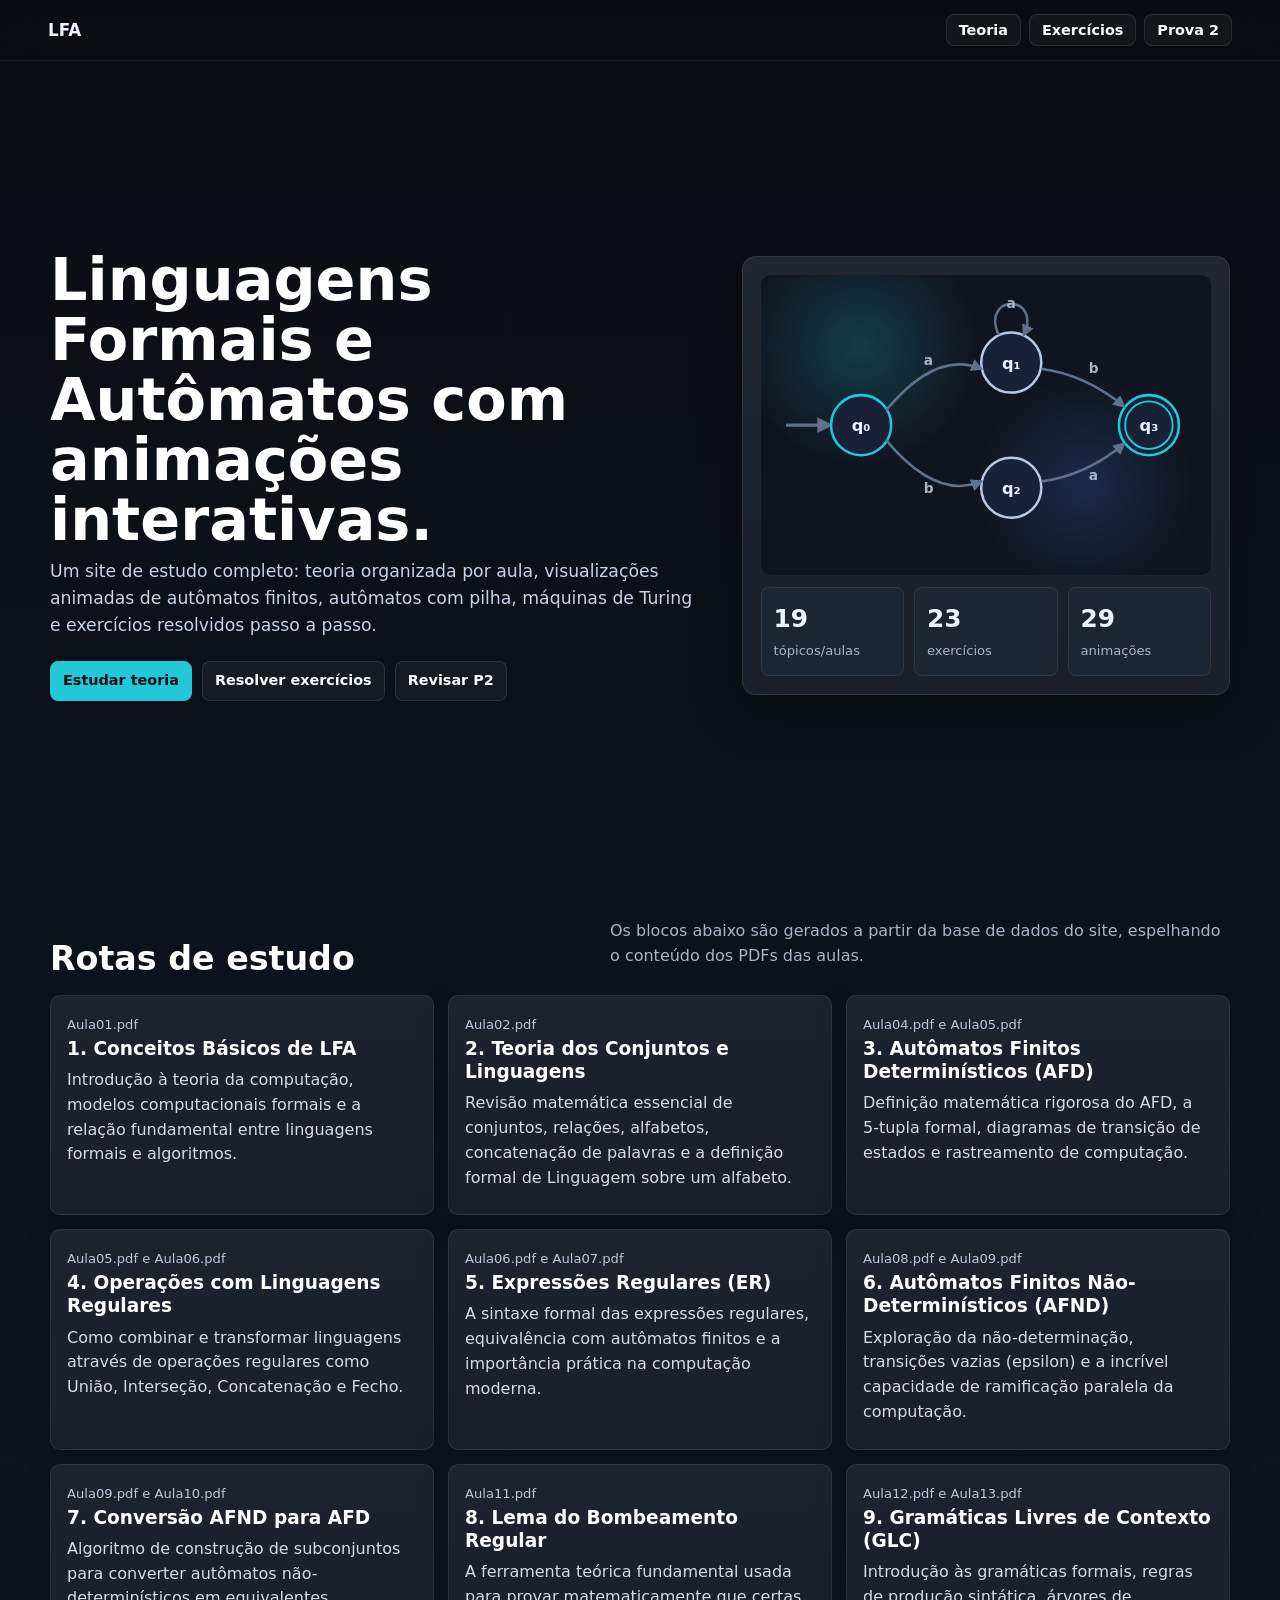
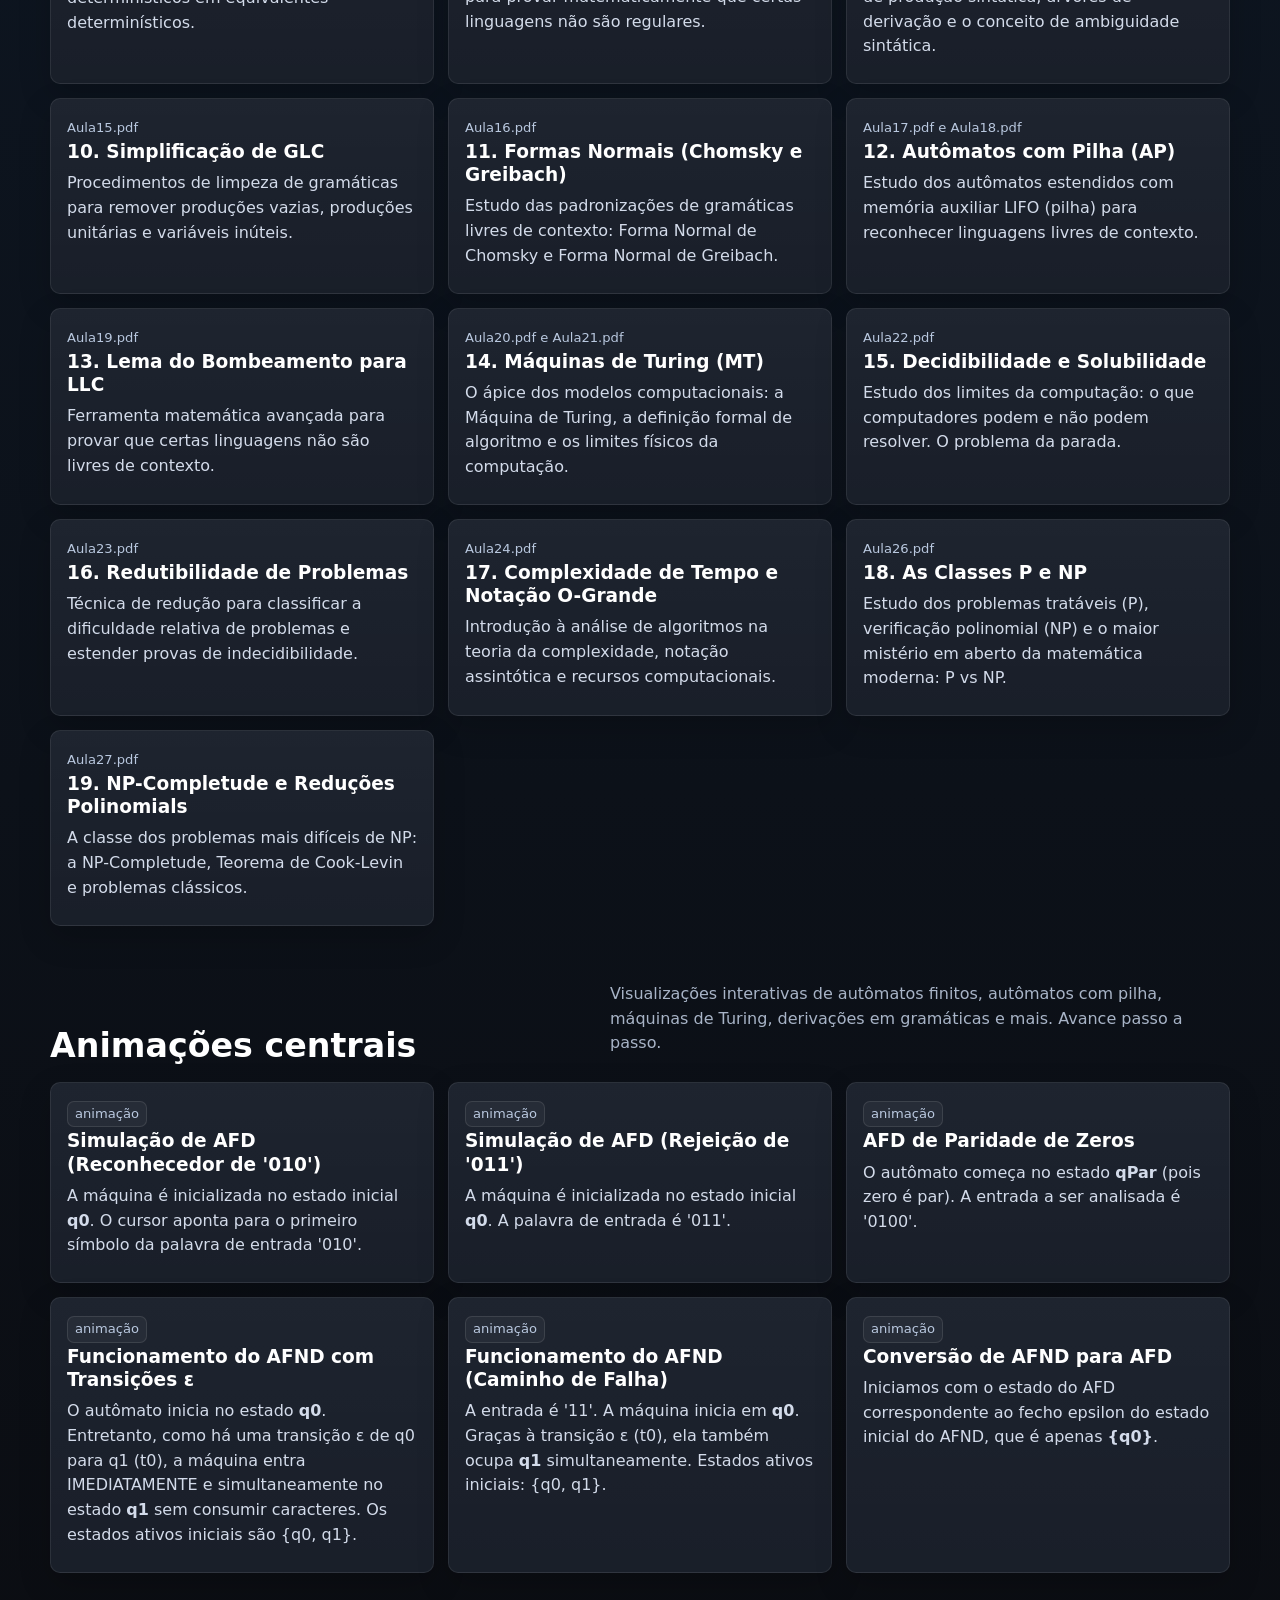
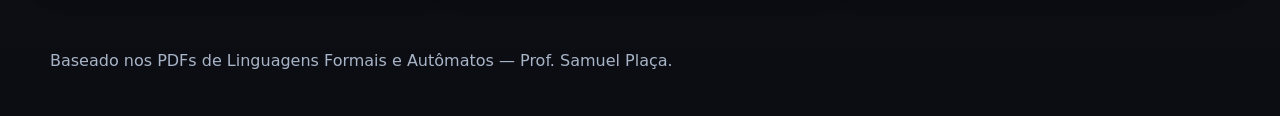
<file: index.html>
<!doctype html>
<html lang="pt-BR">
<head>
  <meta charset="utf-8" />
  <meta name="viewport" content="width=device-width, initial-scale=1" />
  <meta name="description" content="Guia interativo de Linguagens Formais e Autômatos com teoria, animações SVG de autômatos e exercícios resolvidos." />
  <link rel="icon" href="data:," />
  <link rel="stylesheet" href="assets/css/site.css" />
  <title>Linguagens Formais e Autômatos - Guia Interativo</title>
</head>
<body data-view="home">
  <header class="topbar">
      <a class="brand" href="index.html">LFA</a>
    <nav class="main-nav" aria-label="Navegação principal">
      <a href="teoria/index.html">Teoria</a>
      <a href="exercicios/index.html">Exercícios</a>
      <a href="prova2/index.html">Prova 2</a>
    </nav>
  </header>

  <main>
    <section class="hero">
      <div>
        <h1>Linguagens Formais e Autômatos com animações interativas.</h1>
        <p>Um site de estudo completo: teoria organizada por aula, visualizações animadas de autômatos finitos, autômatos com pilha, máquinas de Turing e exercícios resolvidos passo a passo.</p>
        <div class="hero-actions">
          <a class="button primary" href="teoria/index.html">Estudar teoria</a>
          <a class="button" href="exercicios/index.html">Resolver exercícios</a>
          <a class="button" href="prova2/index.html">Revisar P2</a>
        </div>
      </div>
      <div class="hero-panel">
        <div class="automaton-preview">
          <svg viewBox="0 0 360 240" aria-hidden="true">
            <!-- Initial arrow -->
            <line x1="20" y1="120" x2="55" y2="120" stroke="#5e718d" stroke-width="2.5" marker-end="url(#heroArrow)" />
            <!-- States -->
            <circle cx="80" cy="120" r="24" fill="#172238" stroke="#22c8d8" stroke-width="2"/>
            <text x="80" y="125" text-anchor="middle" fill="#eaf2ff" font-size="13" font-weight="800">q₀</text>
            <circle cx="200" cy="70" r="24" fill="#172238" stroke="#b7c7e6" stroke-width="2"/>
            <text x="200" y="75" text-anchor="middle" fill="#eaf2ff" font-size="13" font-weight="800">q₁</text>
            <circle cx="200" cy="170" r="24" fill="#172238" stroke="#b7c7e6" stroke-width="2"/>
            <text x="200" y="175" text-anchor="middle" fill="#eaf2ff" font-size="13" font-weight="800">q₂</text>
            <!-- Accepting state (double circle) -->
            <circle cx="310" cy="120" r="24" fill="#172238" stroke="#22c8d8" stroke-width="2"/>
            <circle cx="310" cy="120" r="19" fill="none" stroke="#22c8d8" stroke-width="1.5"/>
            <text x="310" y="125" text-anchor="middle" fill="#eaf2ff" font-size="13" font-weight="800">q₃</text>
            <!-- Transitions -->
            <path d="M 100 108 Q 140 60 176 75" fill="none" stroke="#5e718d" stroke-width="2" marker-end="url(#heroArrow)"/>
            <text x="130" y="72" fill="#a8b4c7" font-size="11" font-weight="700">a</text>
            <path d="M 100 132 Q 140 180 176 165" fill="none" stroke="#5e718d" stroke-width="2" marker-end="url(#heroArrow)"/>
            <text x="130" y="174" fill="#a8b4c7" font-size="11" font-weight="700">b</text>
            <path d="M 224 75 Q 260 80 290 105" fill="none" stroke="#5e718d" stroke-width="2" marker-end="url(#heroArrow)"/>
            <text x="262" y="78" fill="#a8b4c7" font-size="11" font-weight="700">b</text>
            <path d="M 224 165 Q 260 160 290 135" fill="none" stroke="#5e718d" stroke-width="2" marker-end="url(#heroArrow)"/>
            <text x="262" y="164" fill="#a8b4c7" font-size="11" font-weight="700">a</text>
            <!-- Self-loop on q1 -->
            <path d="M 190 48 C 175 15, 225 15, 210 48" fill="none" stroke="#5e718d" stroke-width="2" marker-end="url(#heroArrow)"/>
            <text x="200" y="26" text-anchor="middle" fill="#a8b4c7" font-size="11" font-weight="700">a</text>
            <defs>
              <marker id="heroArrow" viewBox="0 0 10 10" refX="8" refY="5" markerWidth="5" markerHeight="5" orient="auto-start-reverse">
                <path d="M 0 0 L 10 5 L 0 10 z" fill="#5e718d"/>
              </marker>
            </defs>
          </svg>
        </div>
        <div class="mini-stats" id="homeStats"></div>
      </div>
    </section>

    <section class="section-shell">
      <div class="section-heading">
        <h2>Rotas de estudo</h2>
        <p>Os blocos abaixo são gerados a partir da base de dados do site, espelhando o conteúdo dos PDFs das aulas.</p>
      </div>
      <div id="homeTopicGrid" class="topic-grid"></div>
    </section>

    <section class="section-shell compact">
      <div class="section-heading">
        <h2>Animações centrais</h2>
        <p>Visualizações interativas de autômatos finitos, autômatos com pilha, máquinas de Turing, derivações em gramáticas e mais. Avance passo a passo.</p>
      </div>
      <div id="homeAnimationGrid" class="animation-grid"></div>
    </section>
  </main>

  <footer class="footer">
        <span>Baseado nos PDFs de Linguagens Formais e Autômatos — Prof. Samuel Plaça.</span>
  </footer>

  <script src="assets/js/site-data.js"></script>
  <script src="assets/js/site.js"></script>
</body>
</html>
</file>
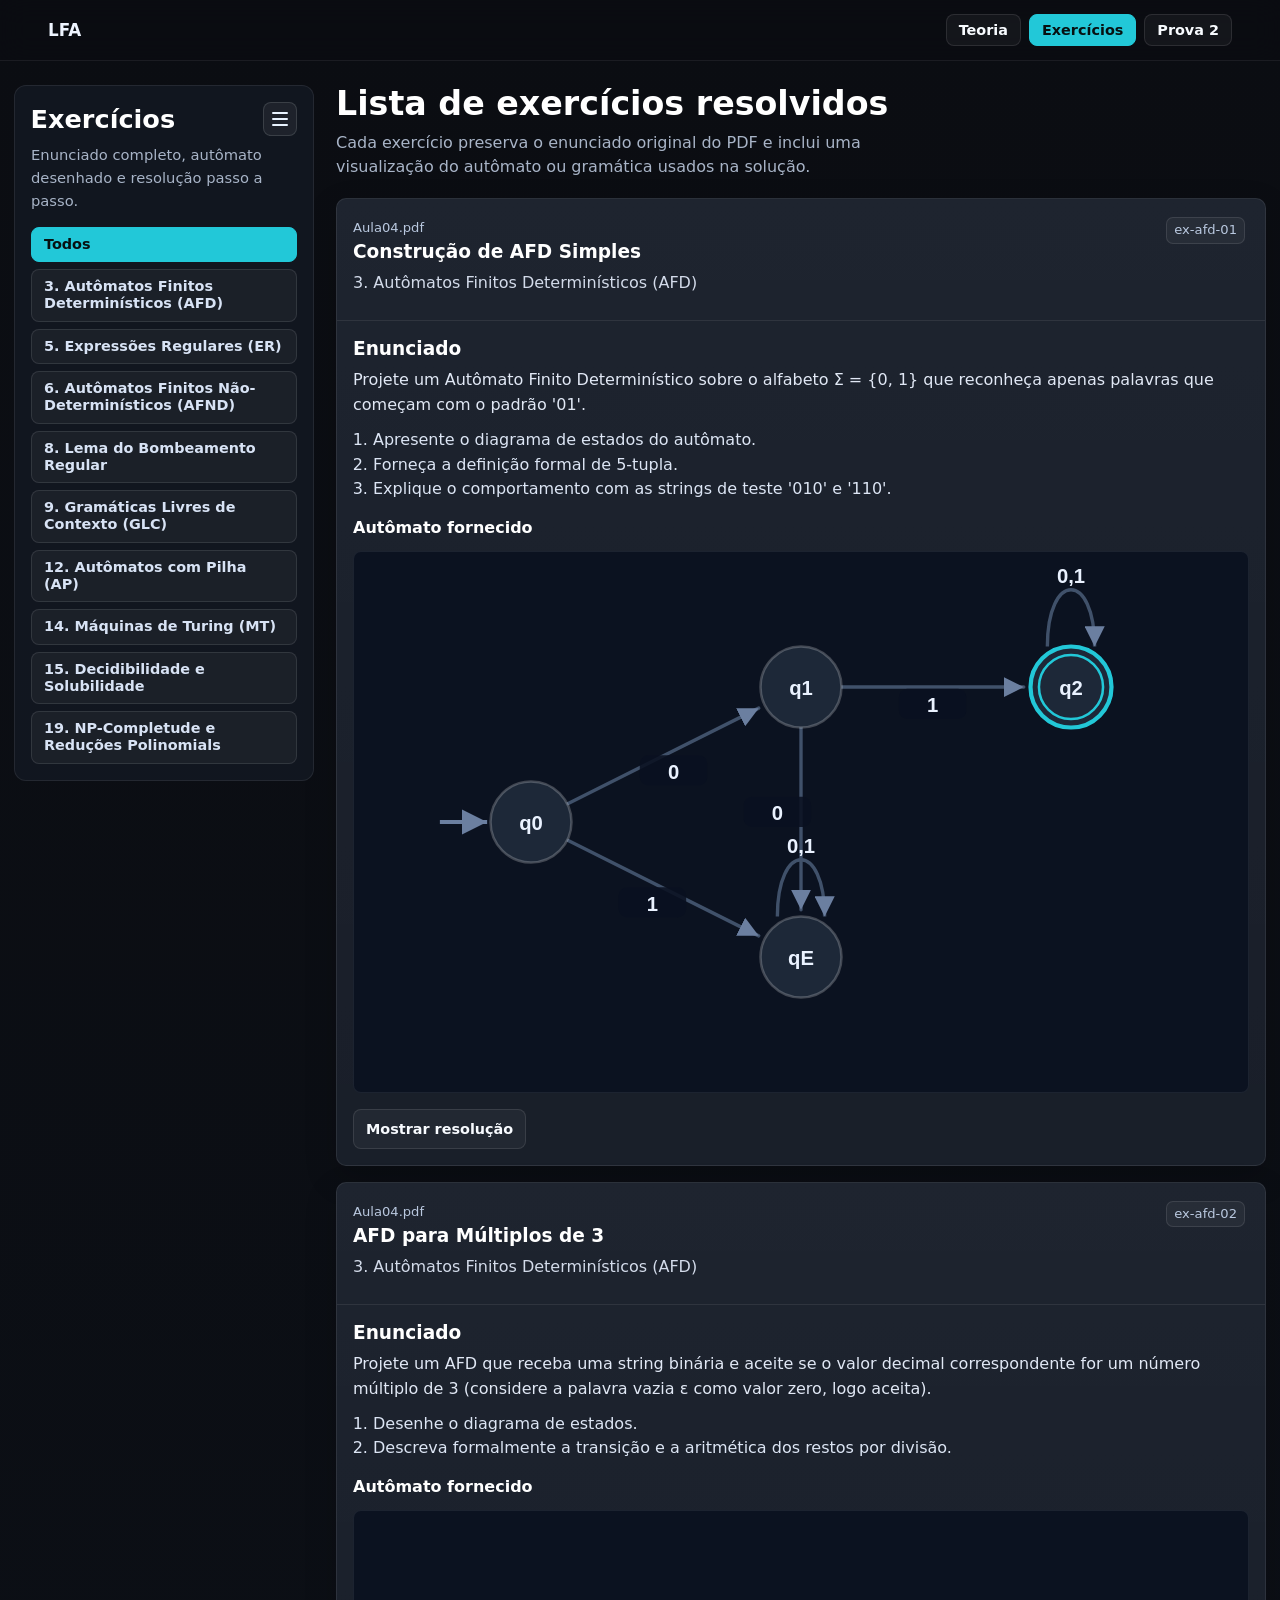
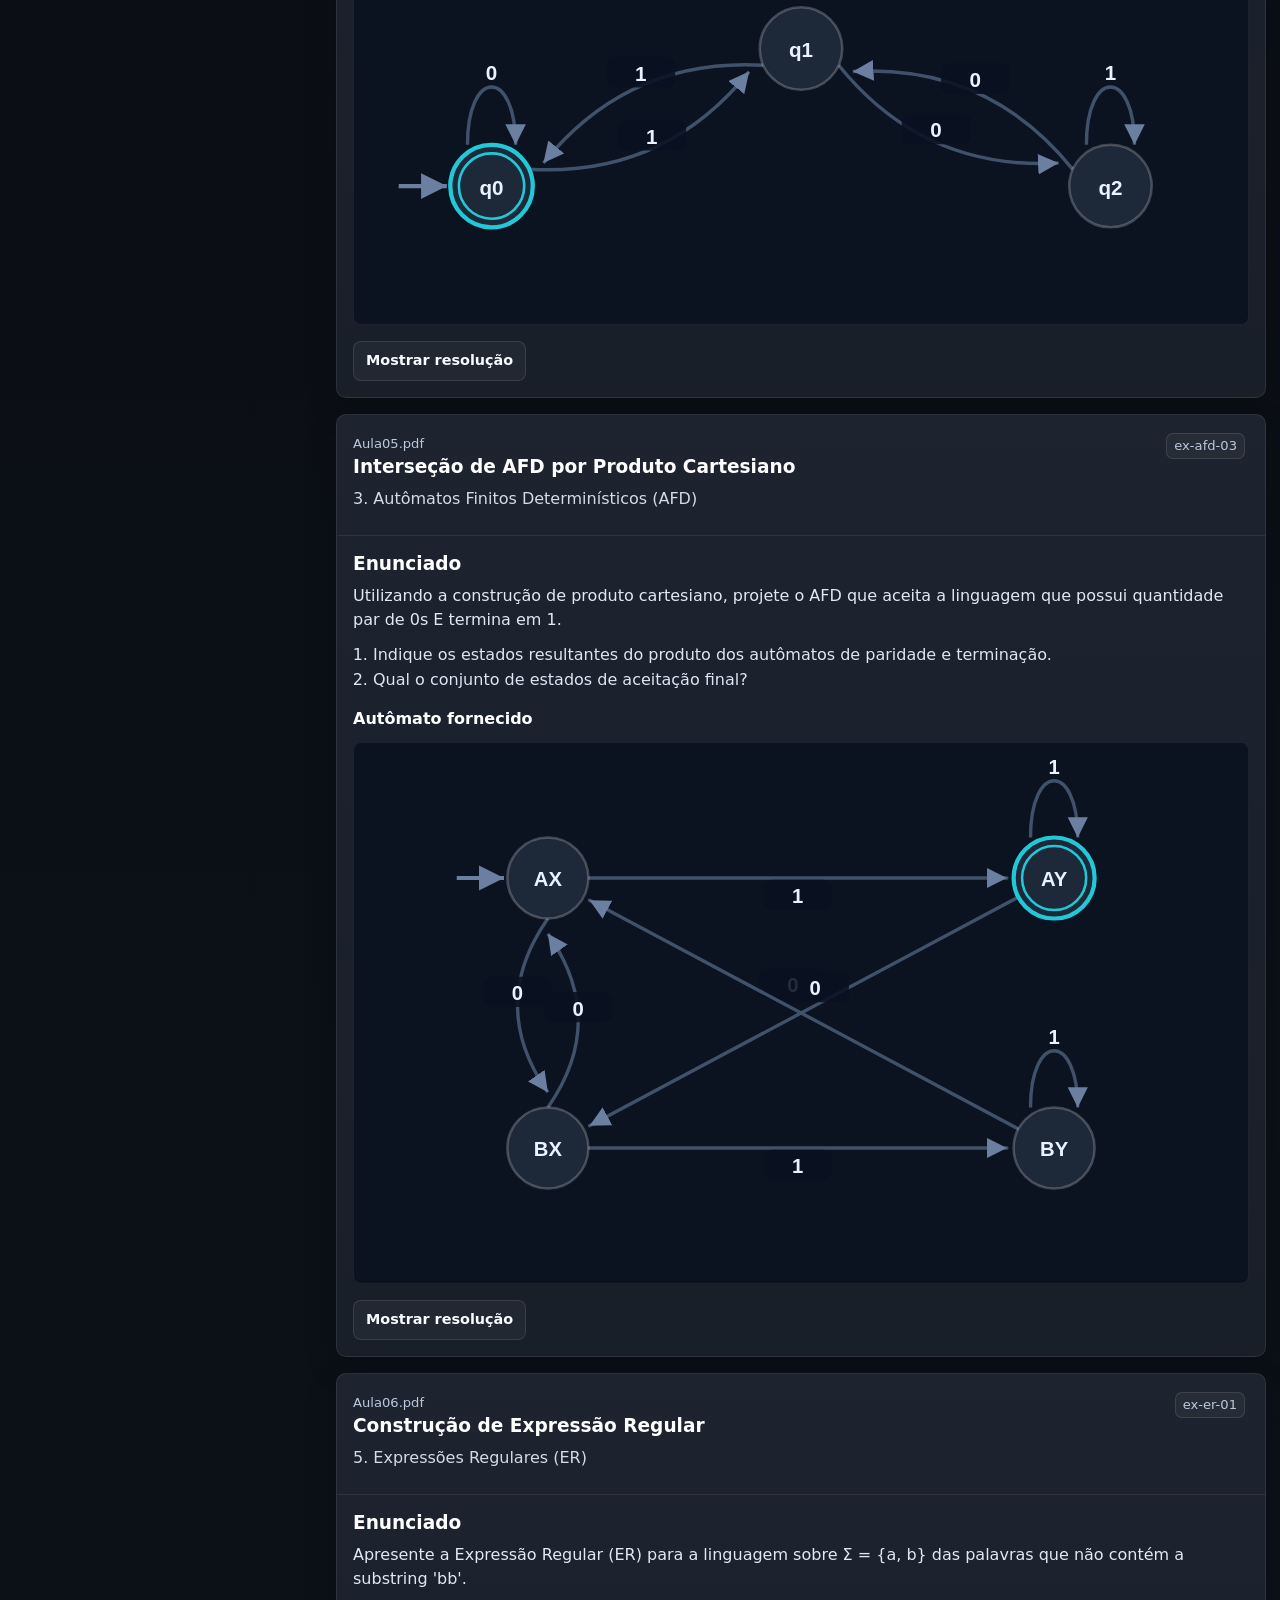
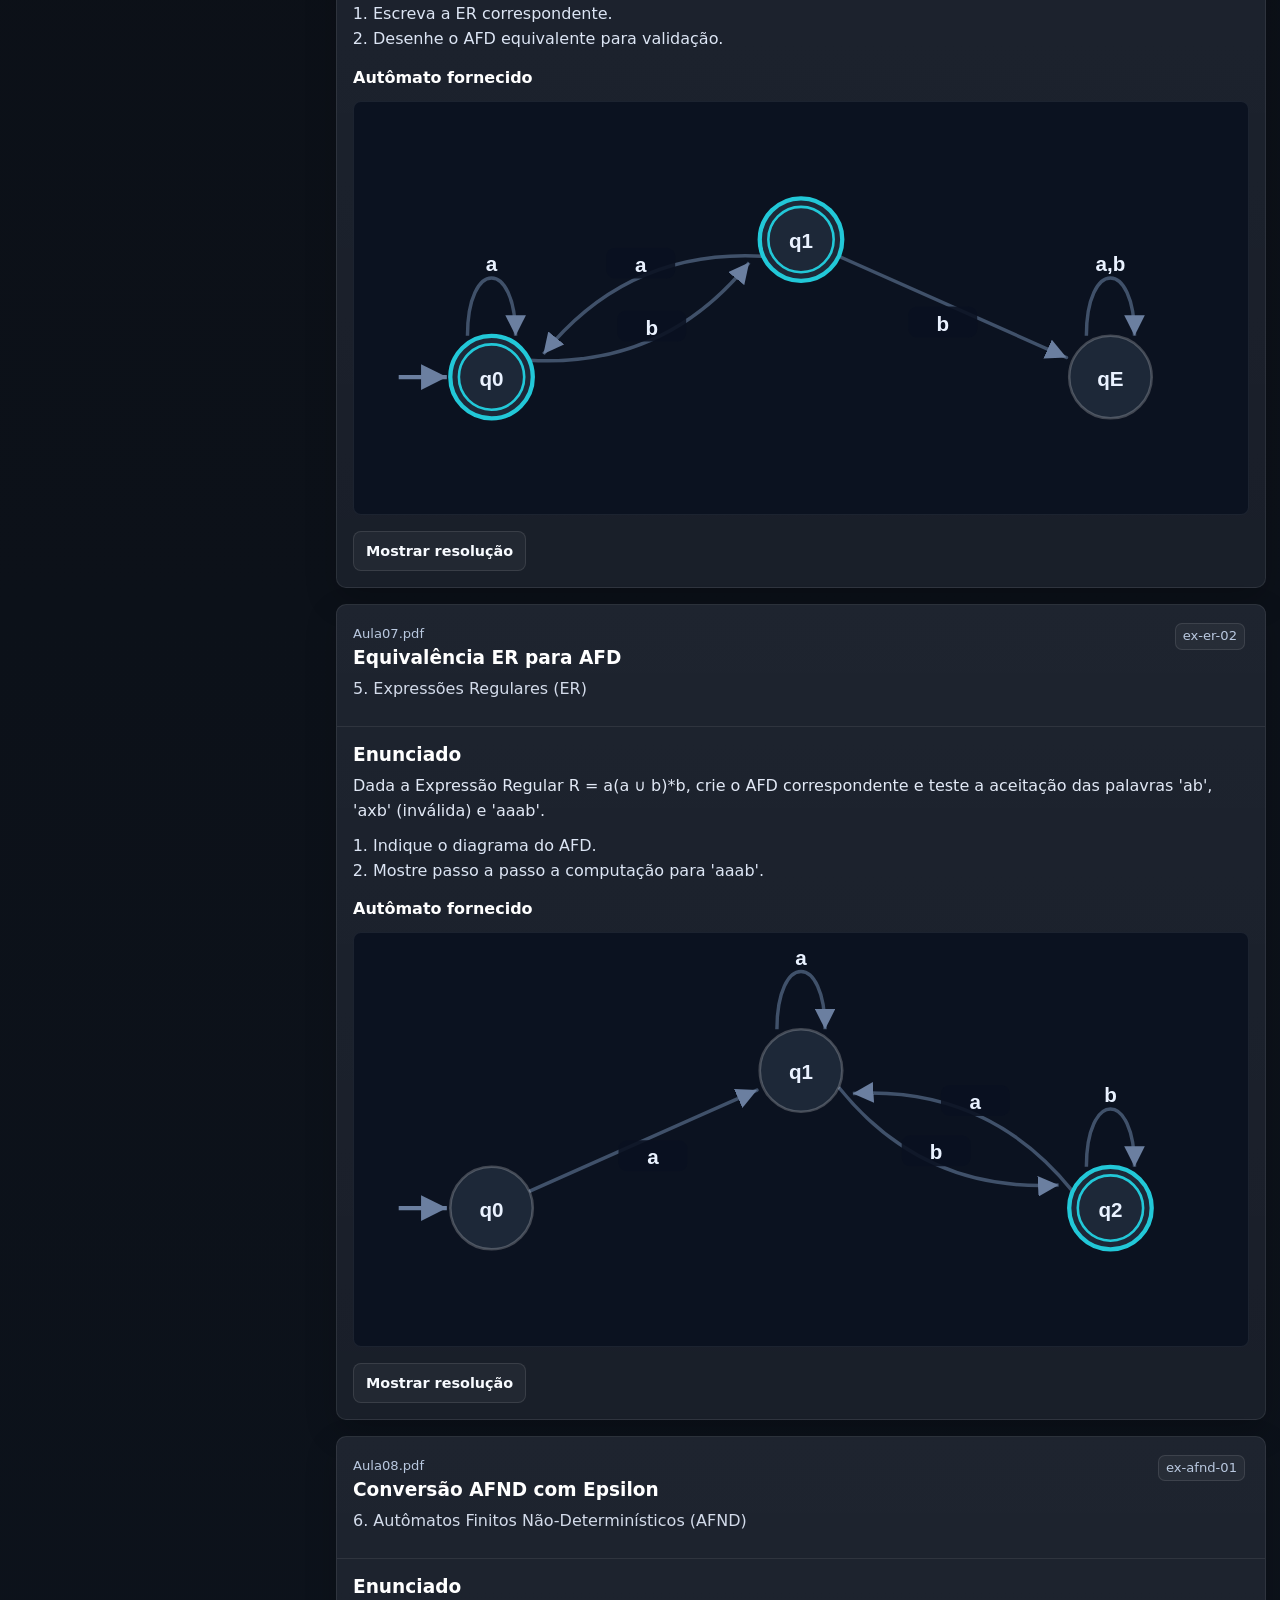
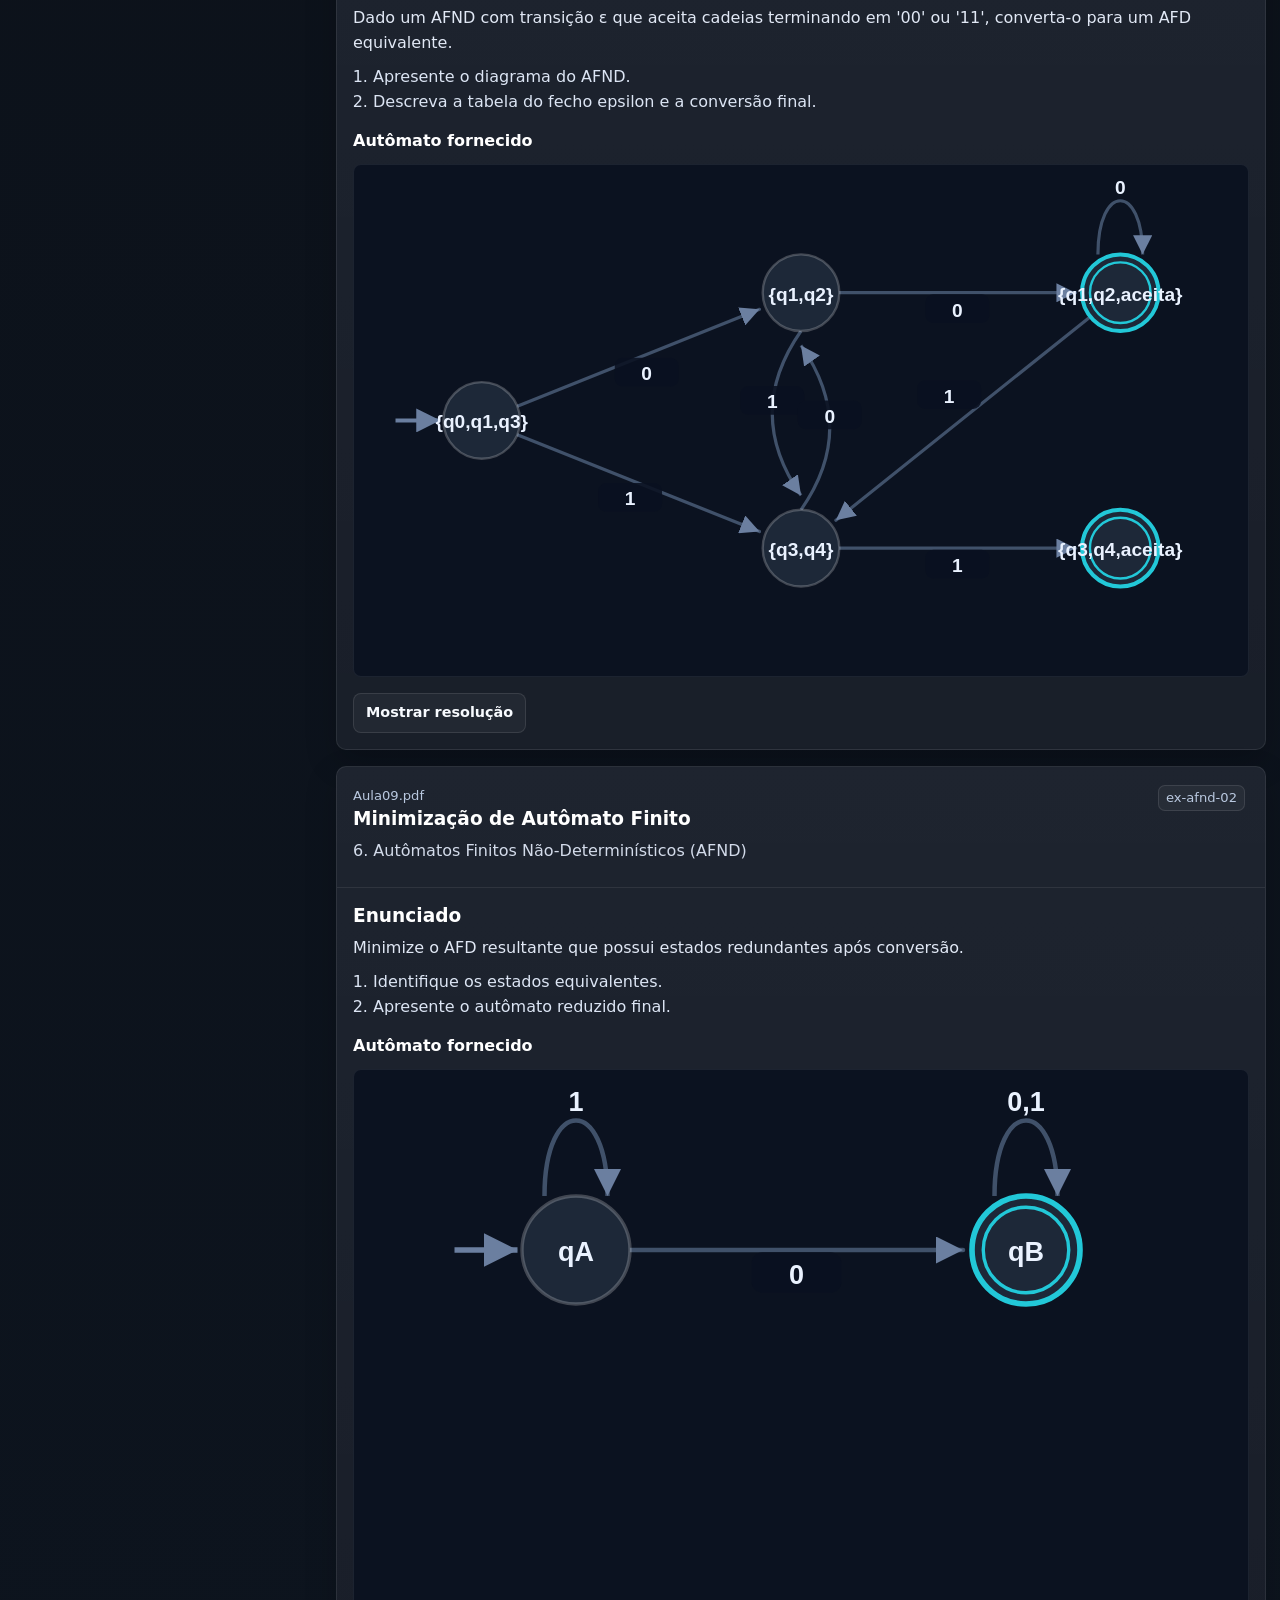
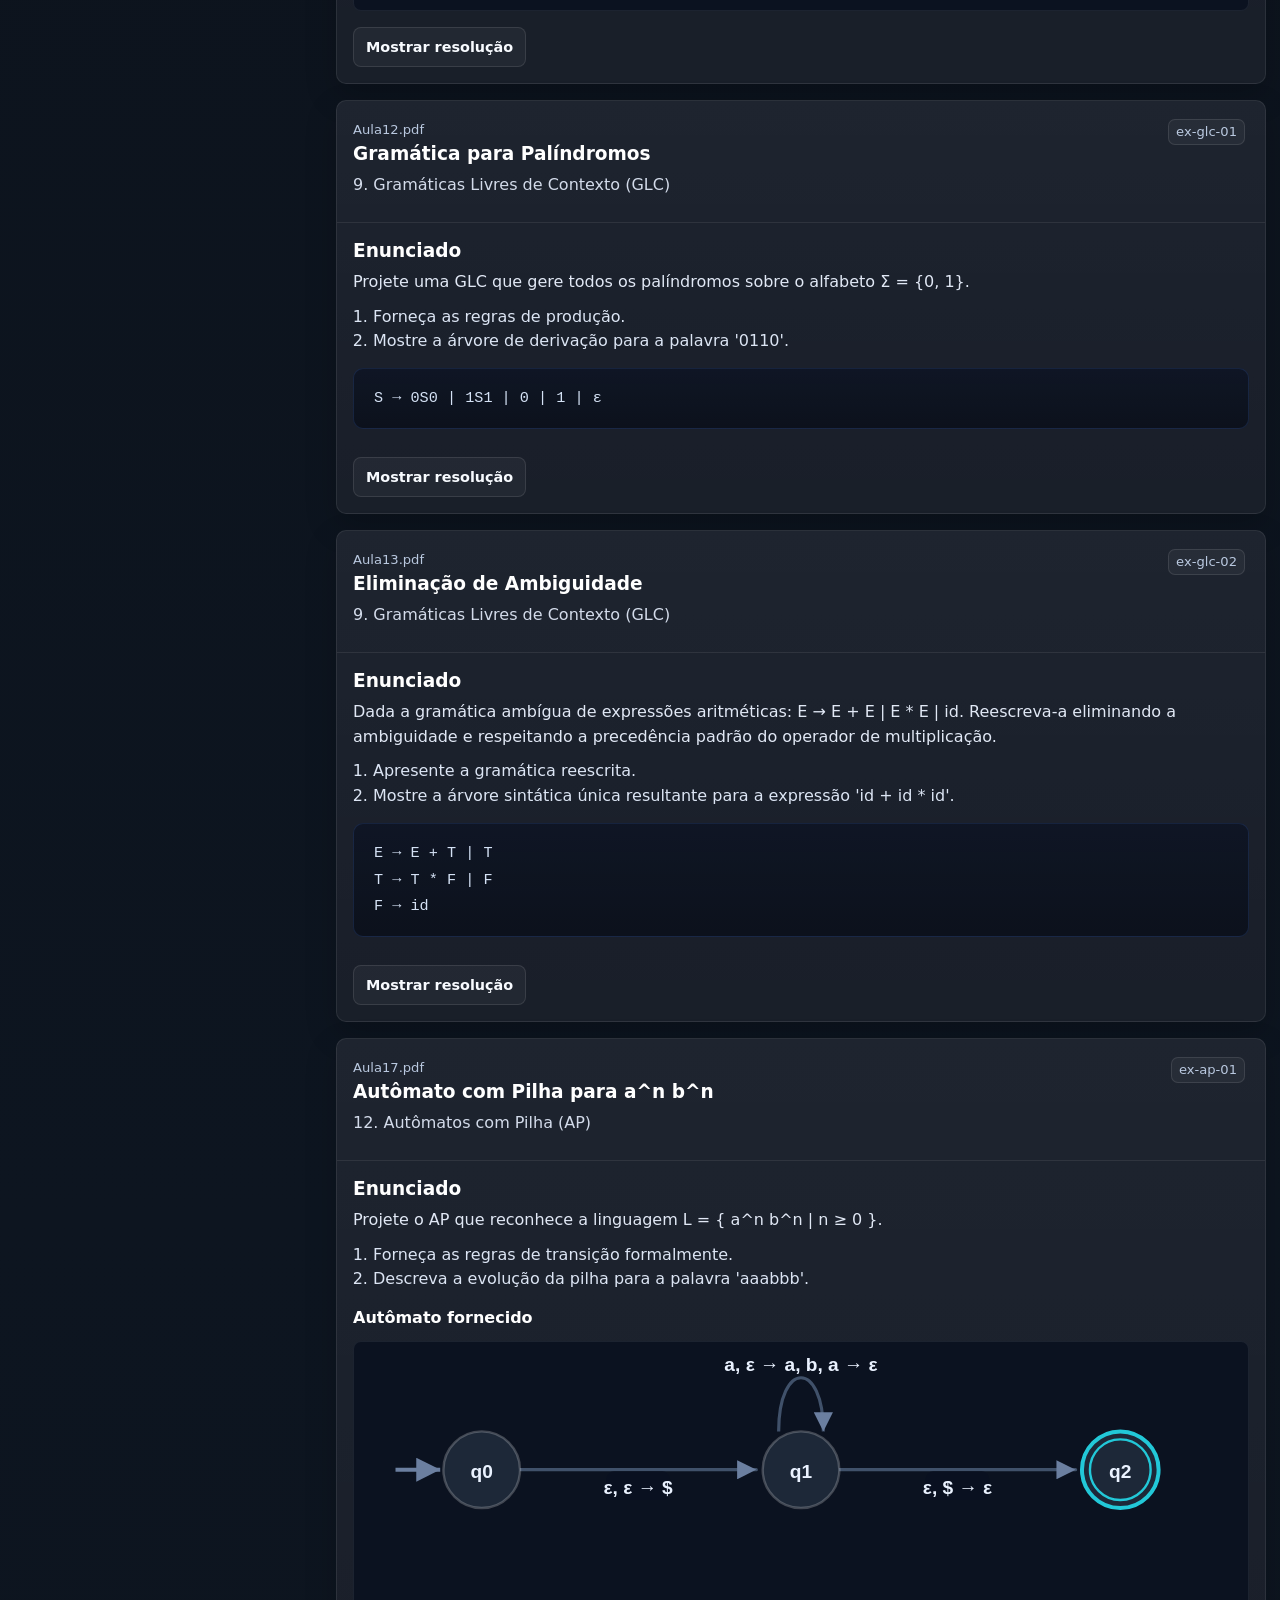
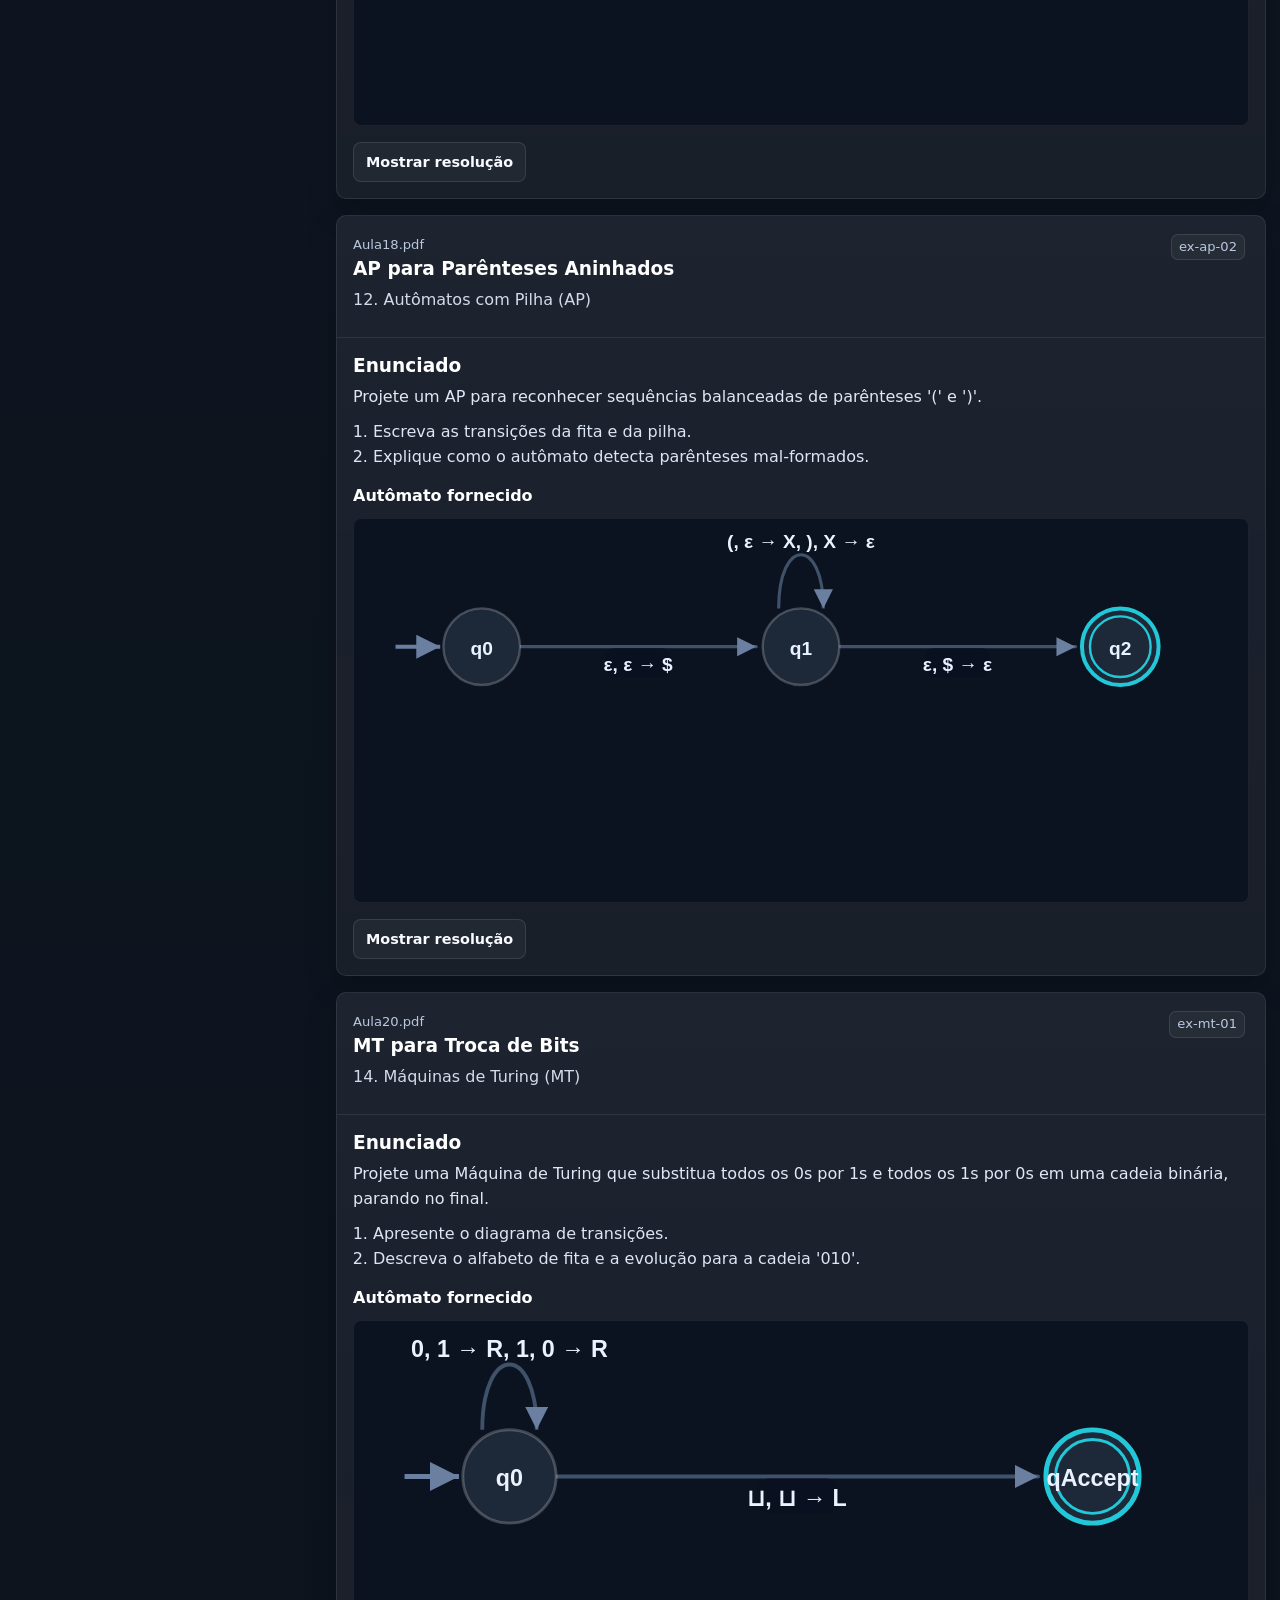
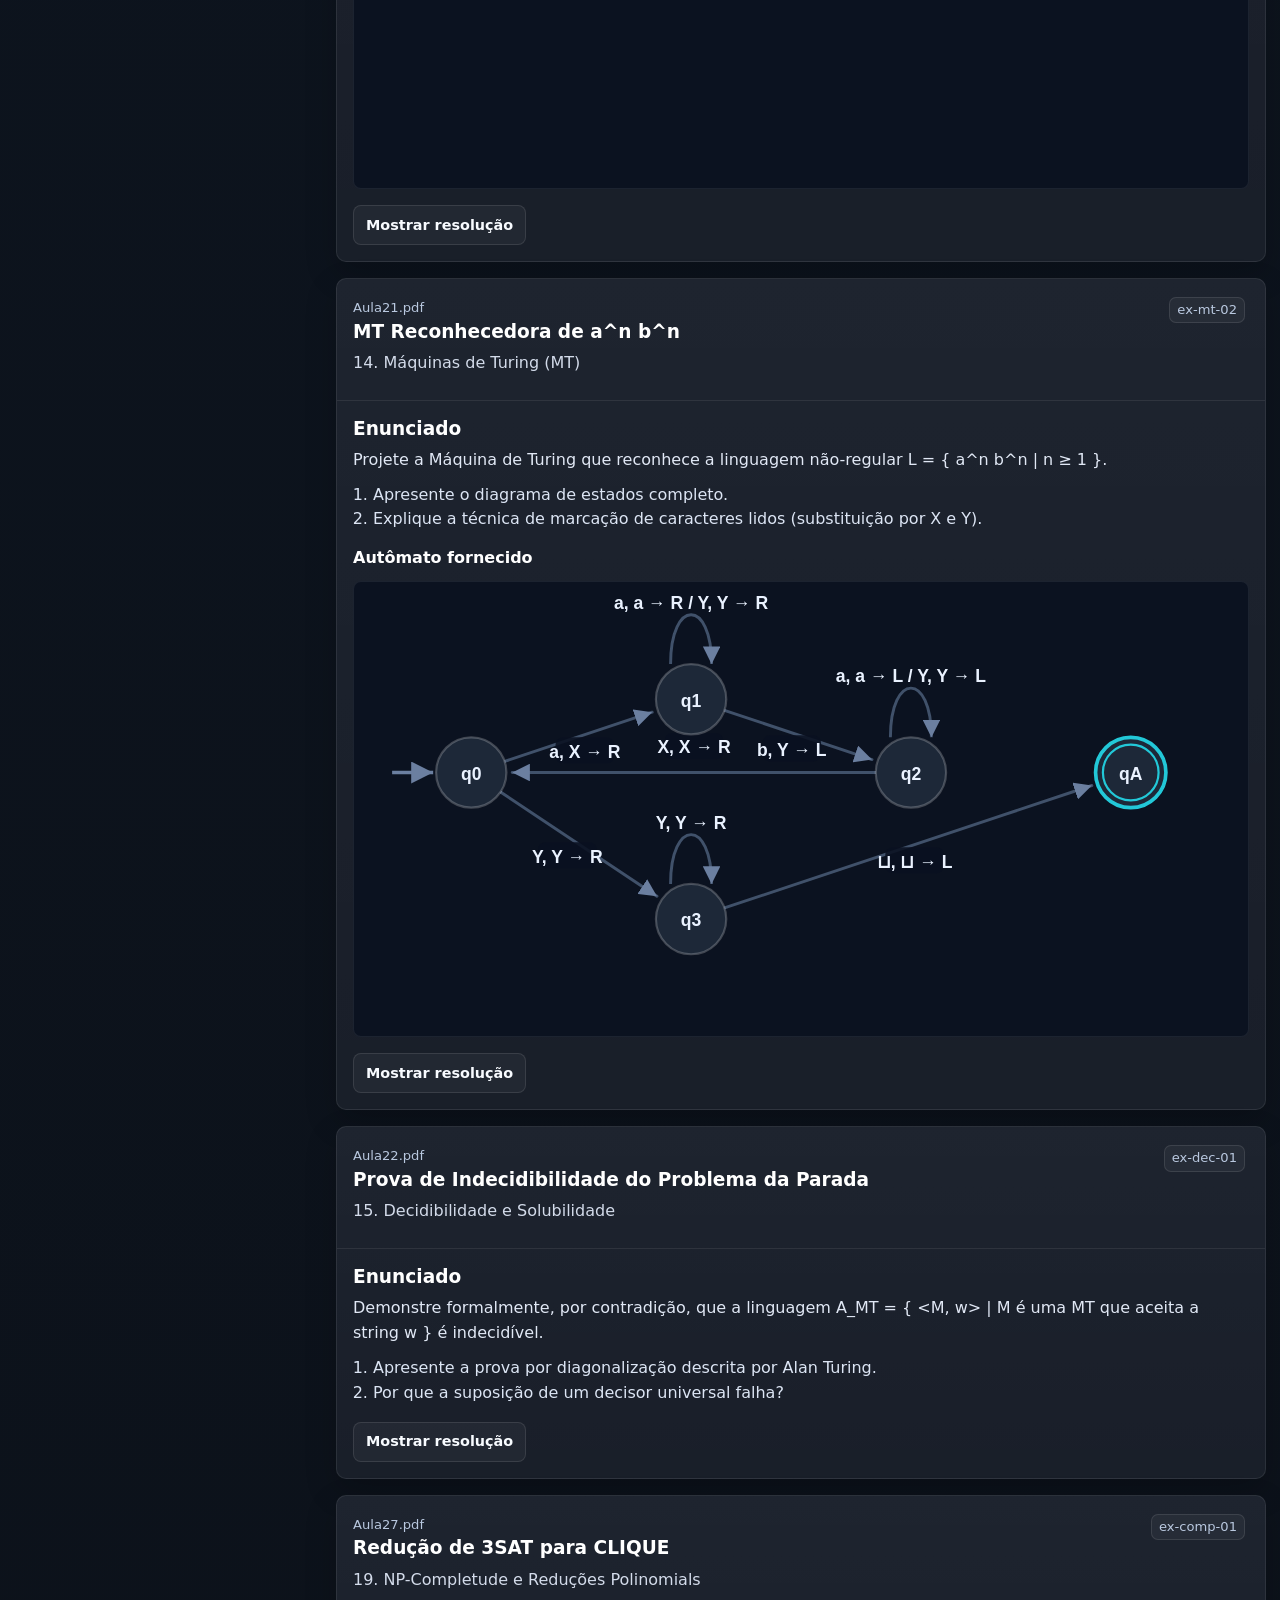
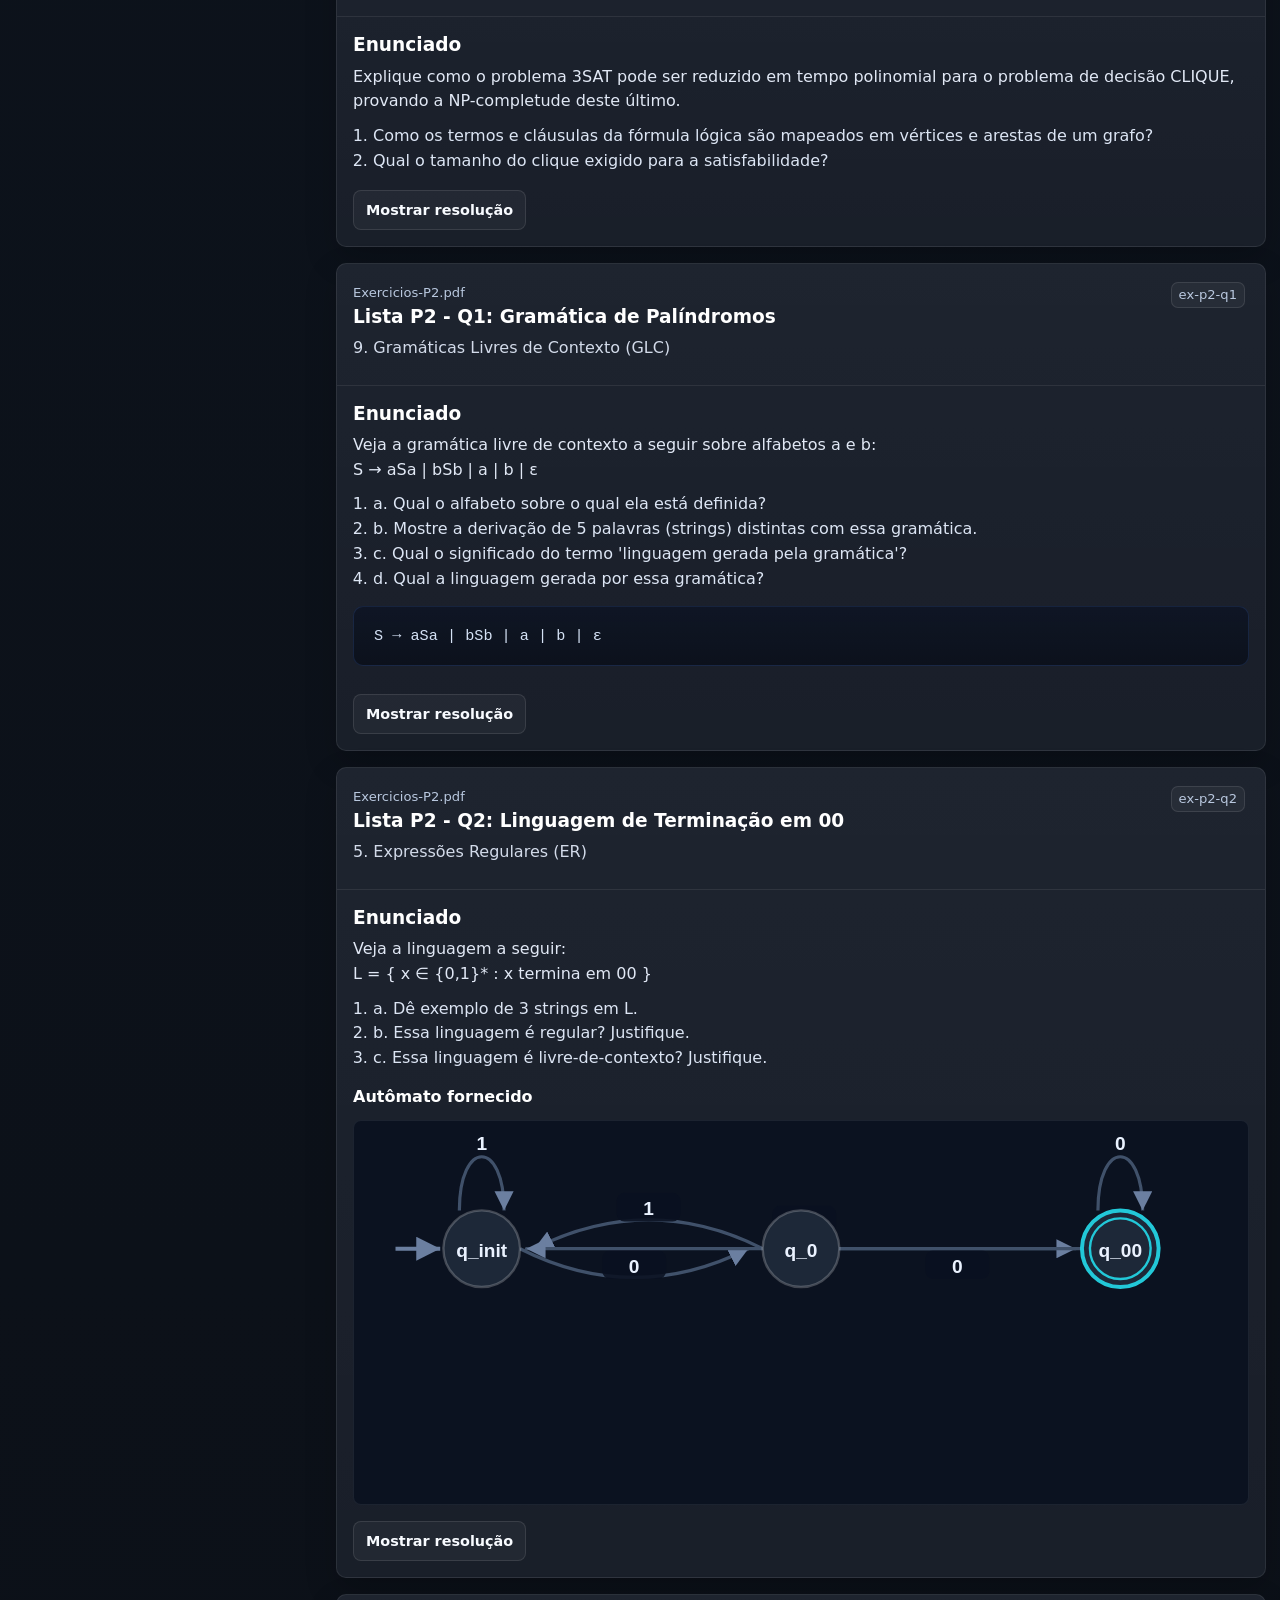
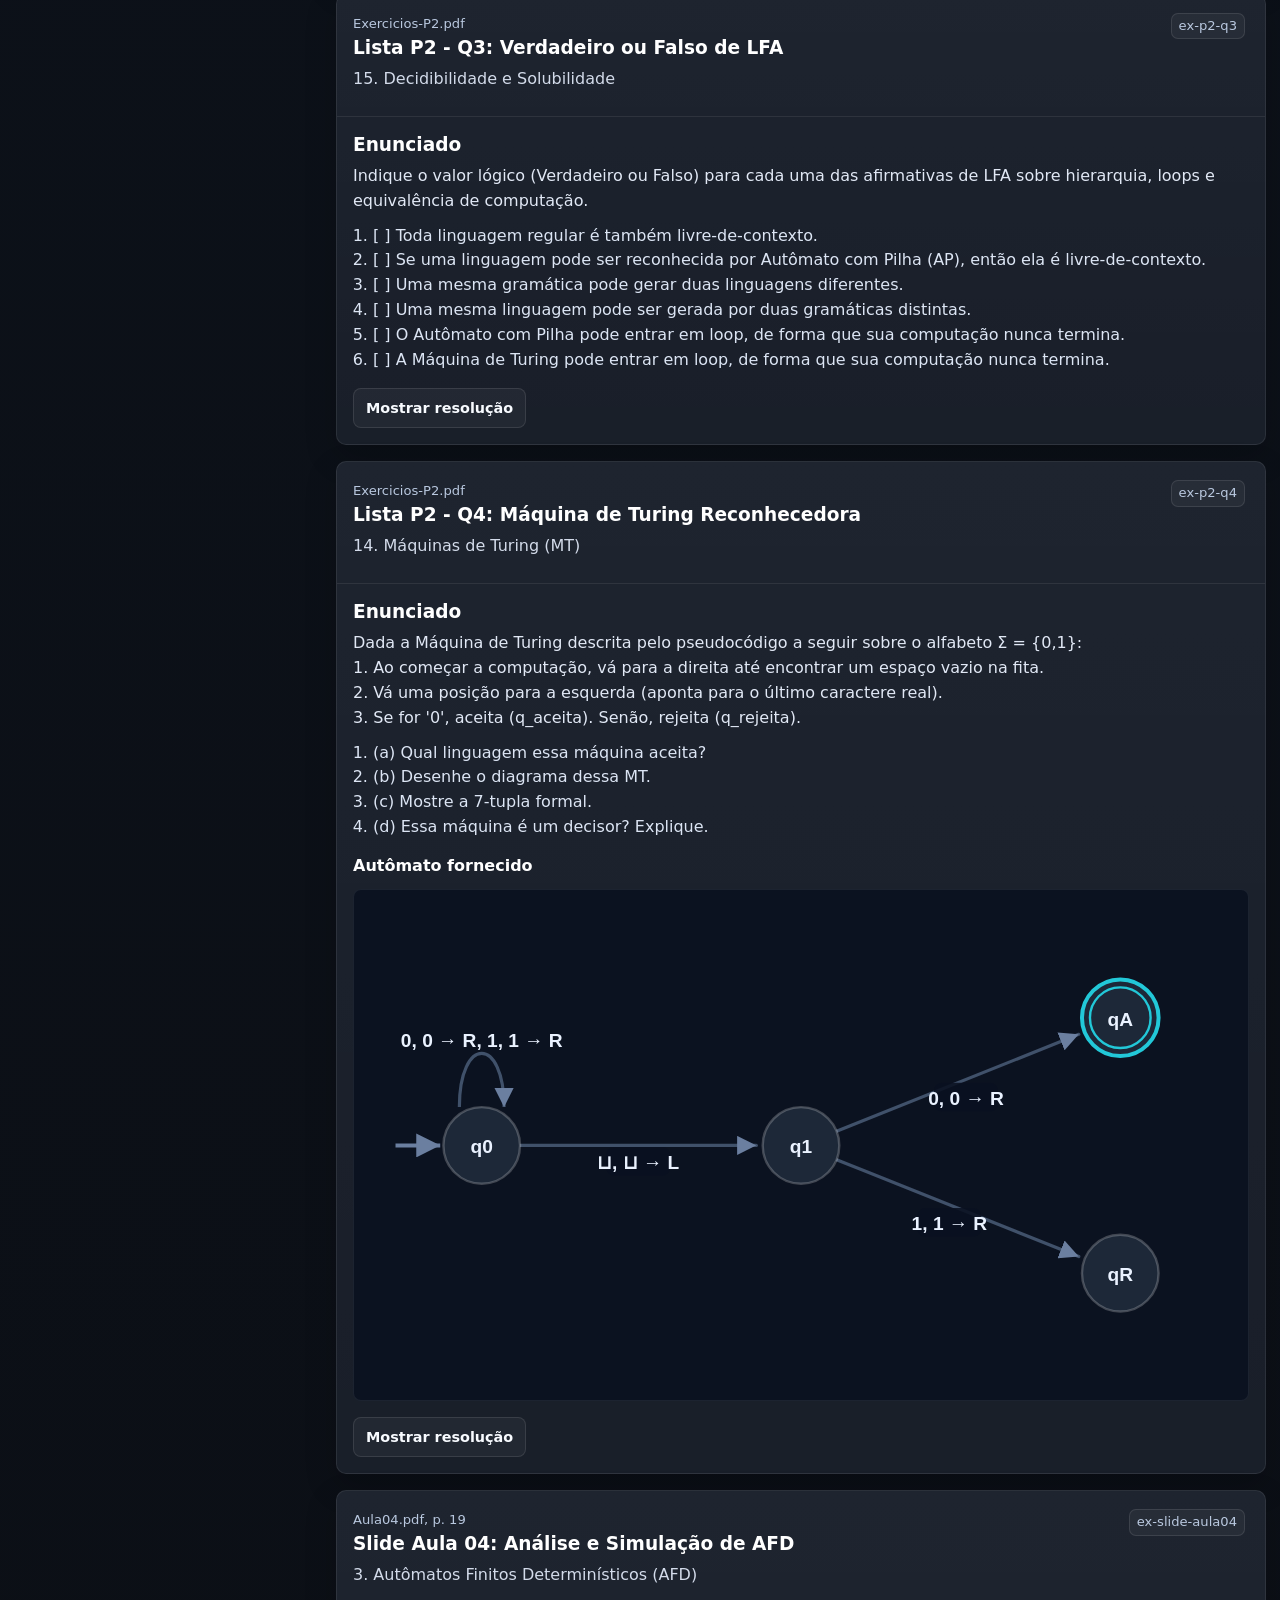
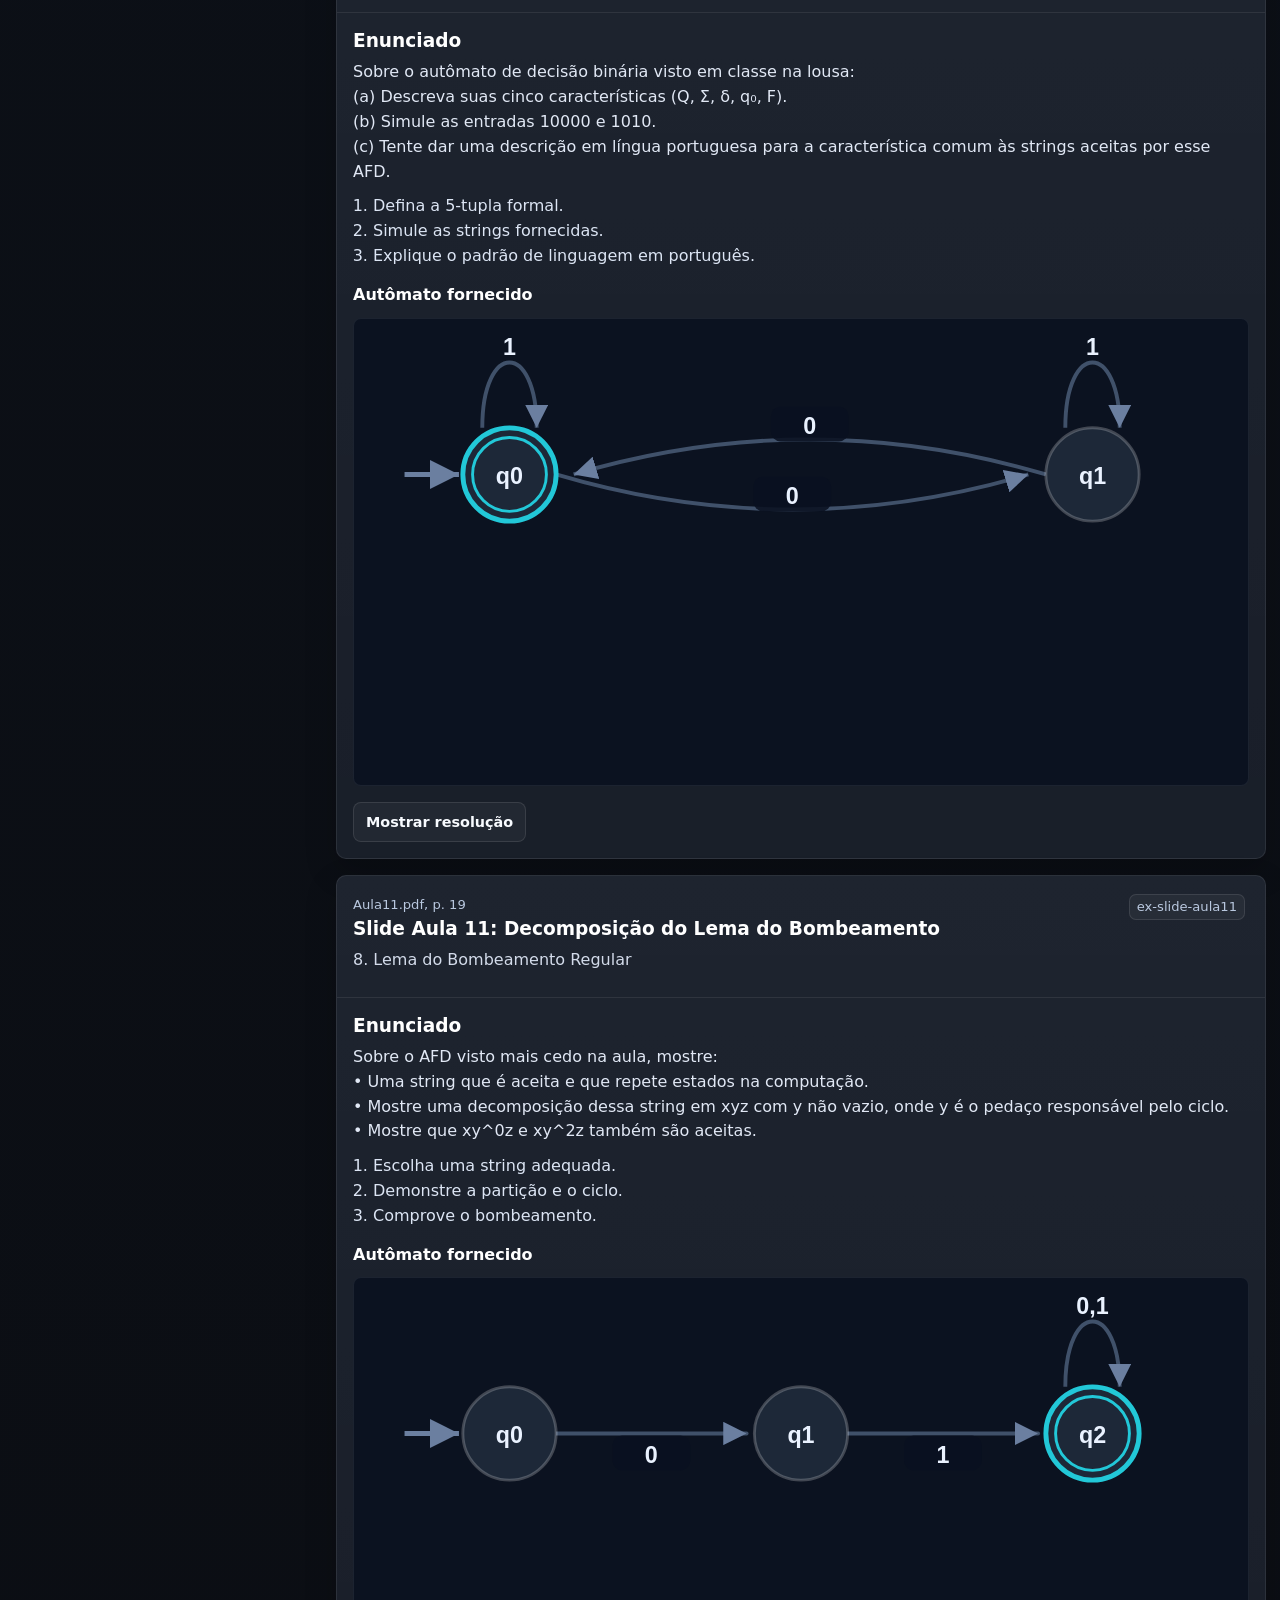
<file: exercicios/index.html>
<!doctype html>
<html lang="pt-BR">
<head>
  <meta charset="utf-8" />
  <meta name="viewport" content="width=device-width, initial-scale=1" />
  <meta name="description" content="Exercícios resolvidos de Linguagens Formais e Autômatos com enunciado, autômatos desenhados e resolução passo a passo." />
  <link rel="icon" href="data:," />
  <link rel="stylesheet" href="../assets/css/site.css" />
  <title>Exercícios - LFA</title>
</head>
<body data-view="exercises">
  <header class="topbar">
      <a class="brand" href="../index.html">LFA</a>
    <nav class="main-nav" aria-label="Navegação principal">
      <a href="../teoria/index.html">Teoria</a>
      <a class="active" href="index.html">Exercícios</a>
      <a href="../prova2/index.html">Prova 2</a>
    </nav>
  </header>

  <main class="app-layout" data-sidebar-layout>
    <aside id="exerciseRail" class="rail">
      <div class="rail-head">
        <h1 class="rail-title">Exercícios</h1>
        <button class="rail-toggle" type="button" data-sidebar-toggle aria-controls="exerciseRail" aria-expanded="true" title="Recolher menu">
          <span class="rail-toggle-lines" aria-hidden="true"></span>
          <span class="sr-only">Alternar menu lateral</span>
        </button>
      </div>
      <div class="rail-content">
        <p>Enunciado completo, autômato desenhado e resolução passo a passo.</p>
        <div id="exerciseFilters" class="tab-list"></div>
      </div>
    </aside>
    <section class="content-stage">
      <div class="section-heading tight">
        <h2>Lista de exercícios resolvidos</h2>
        <p>Cada exercício preserva o enunciado original do PDF e inclui uma visualização do autômato ou gramática usados na solução.</p>
      </div>
      <div id="exerciseList" class="exercise-list"></div>
    </section>
  </main>

  <script src="../assets/js/site-data.js"></script>
  <script src="../assets/js/site.js"></script>
</body>
</html>
</file>
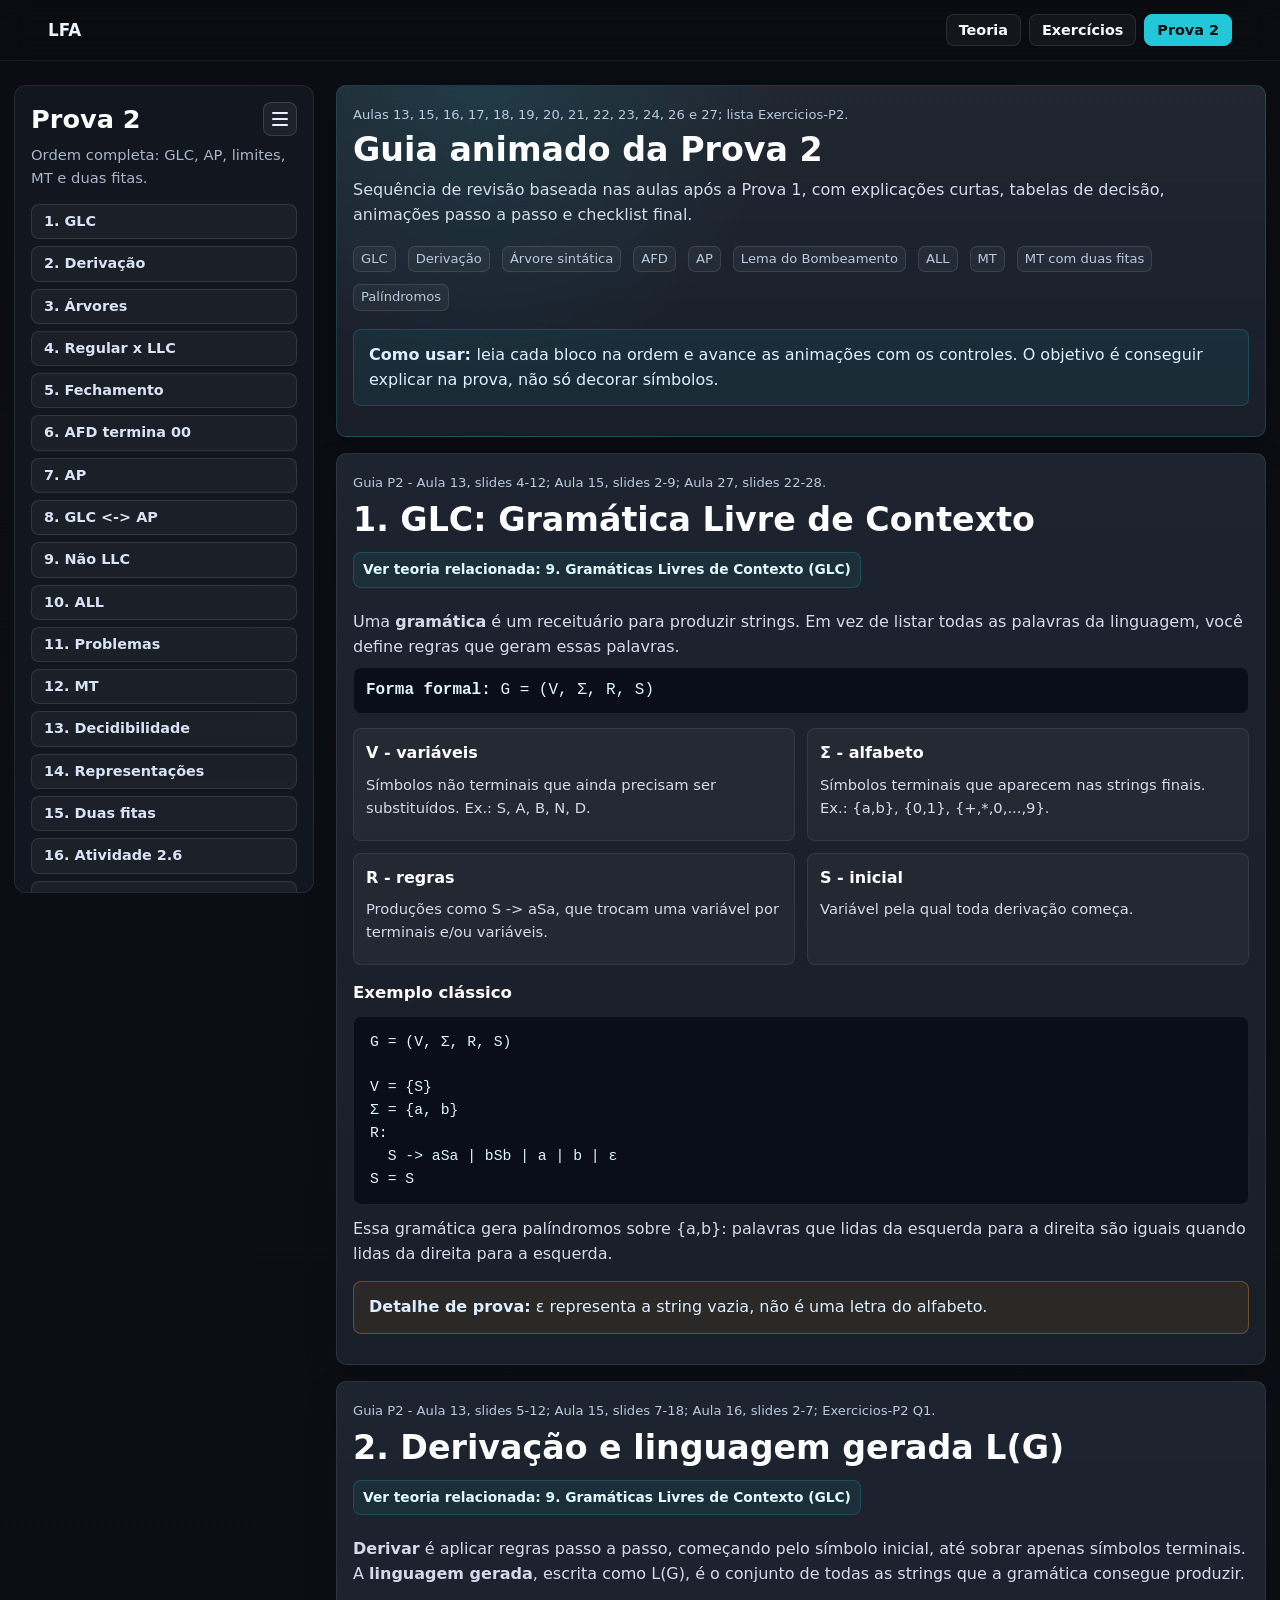
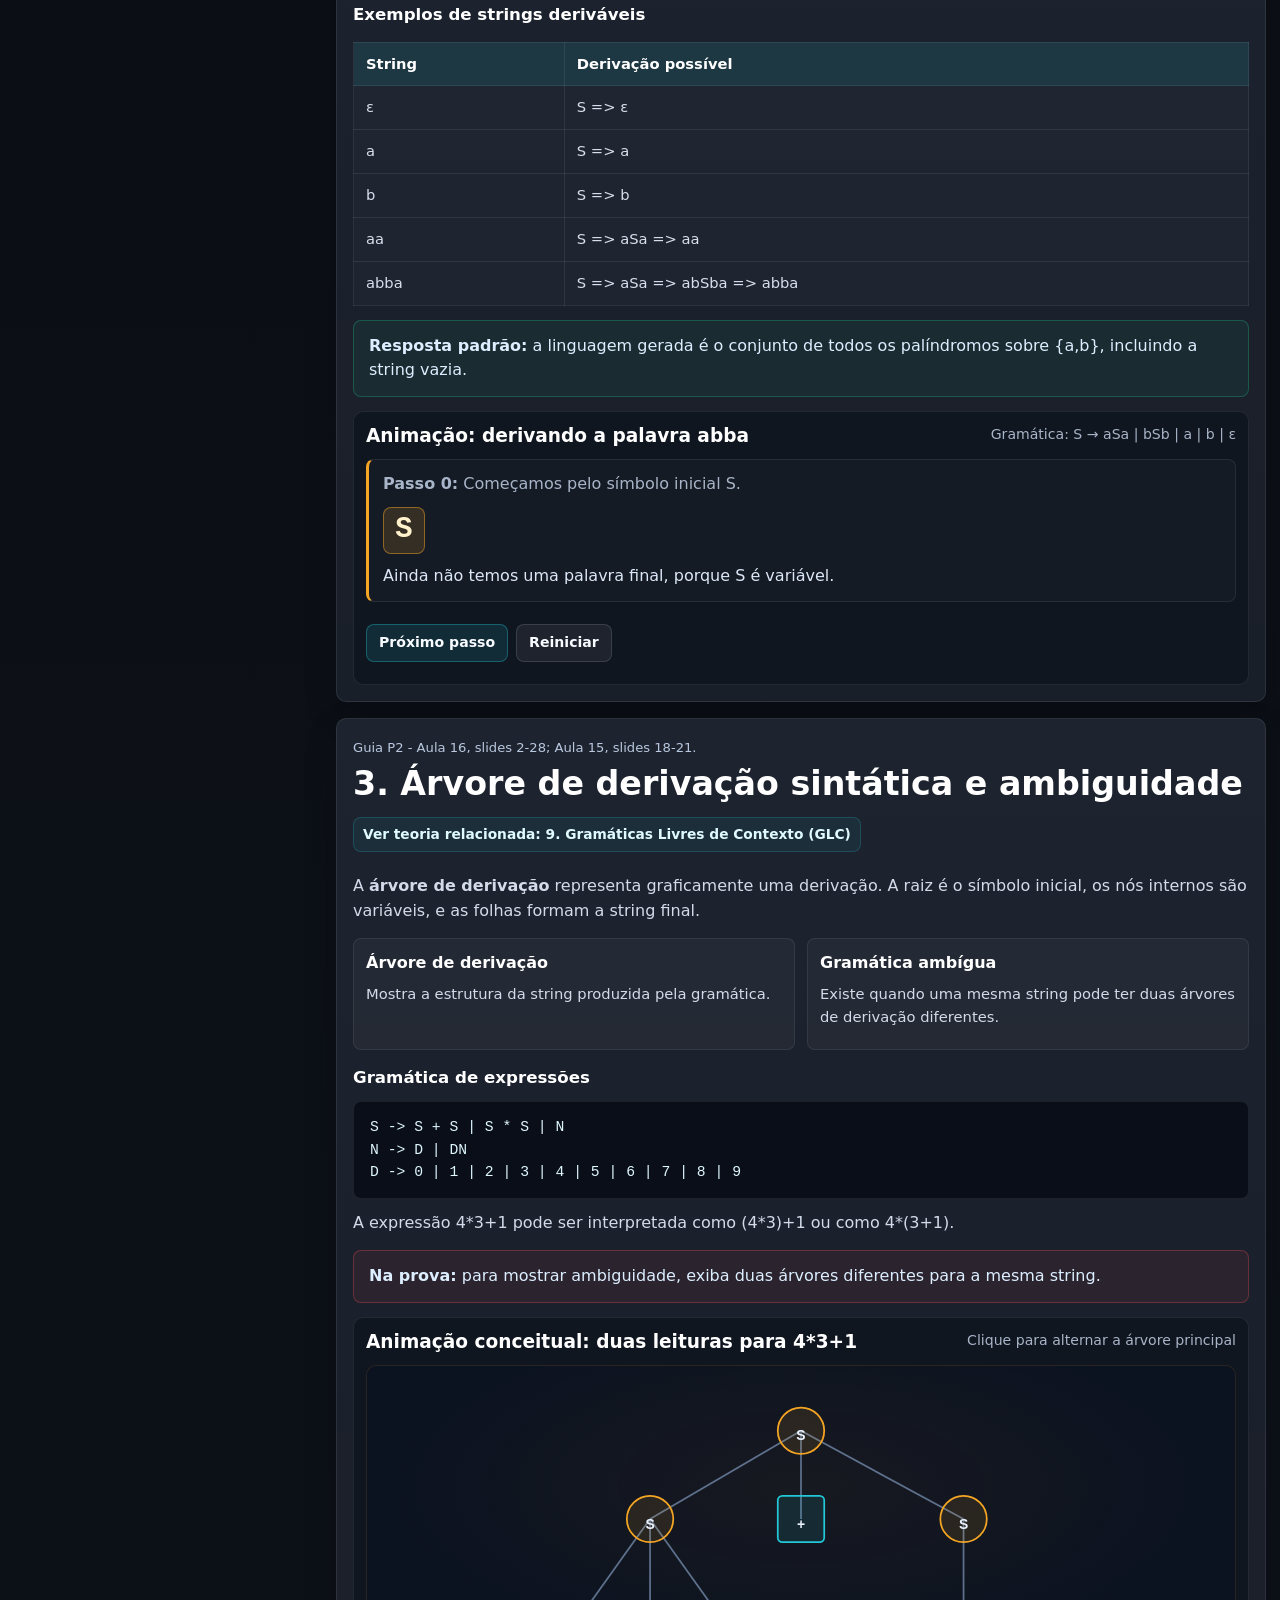
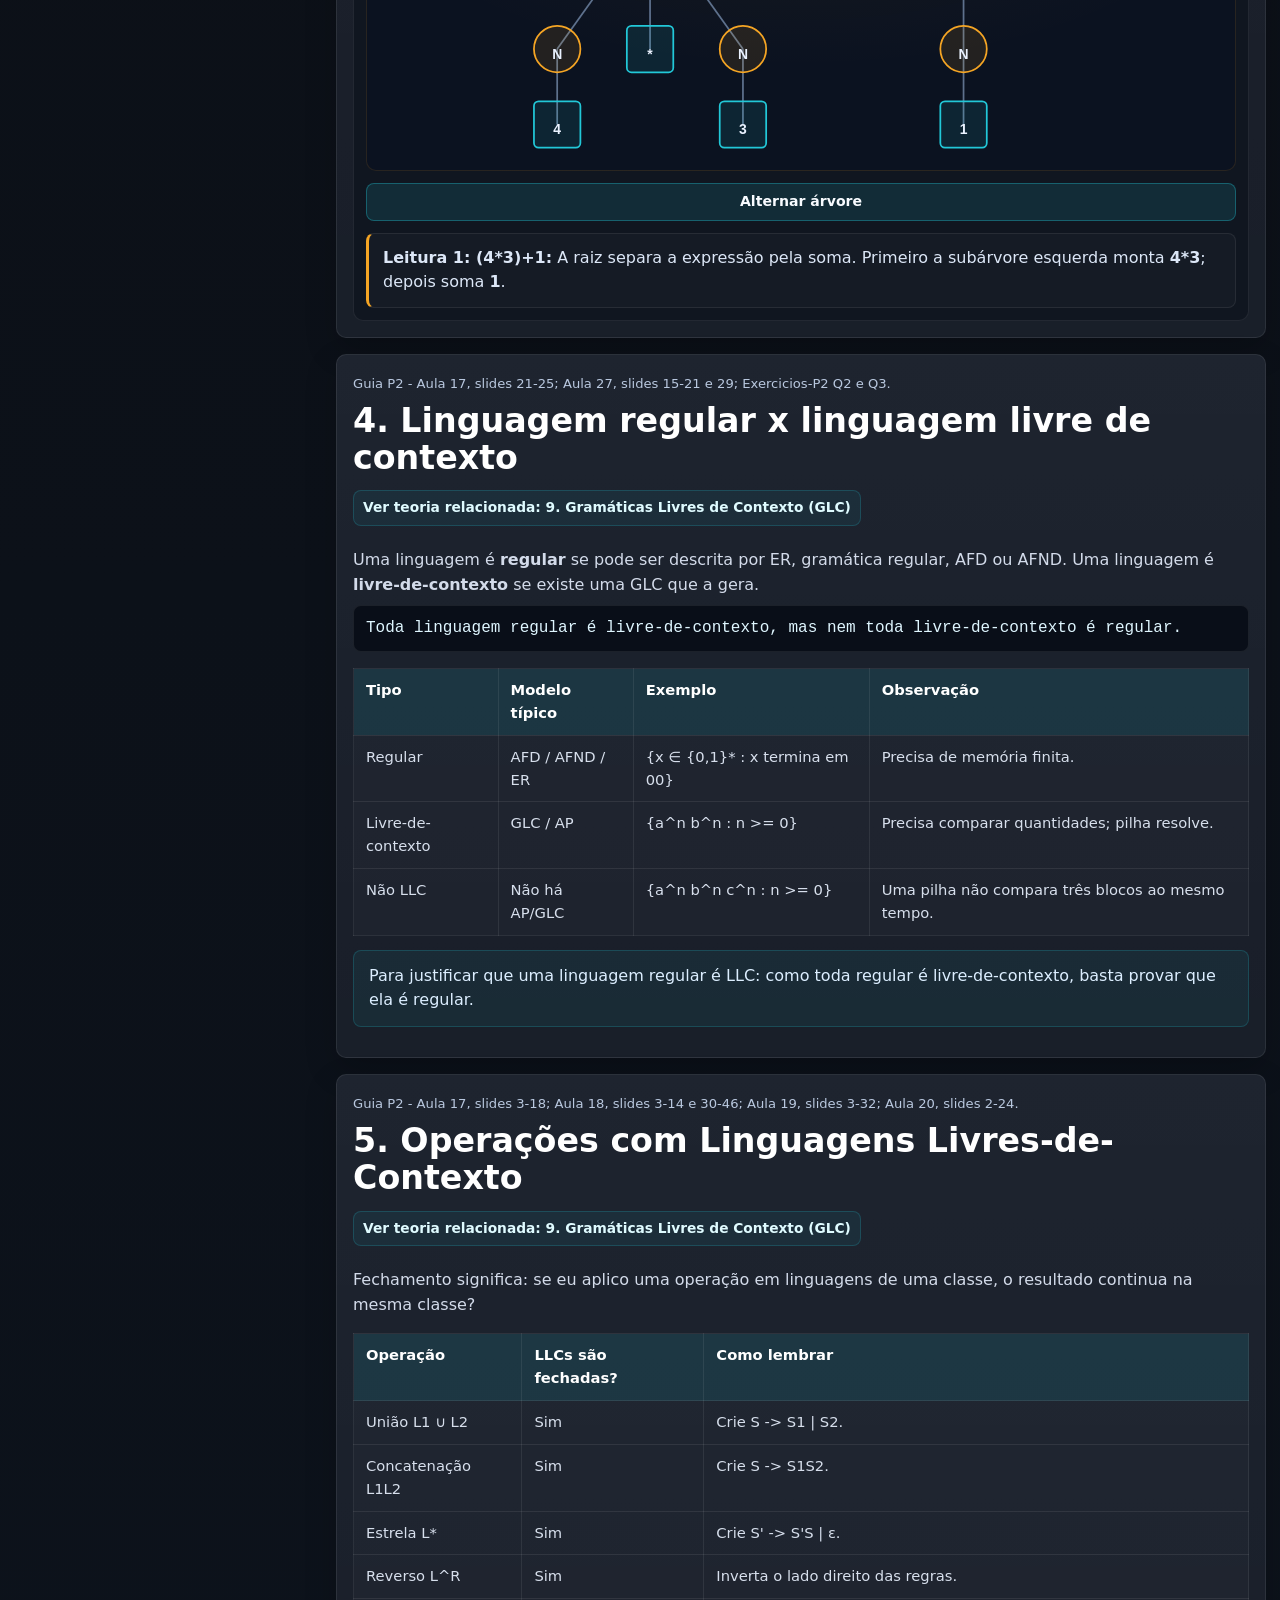
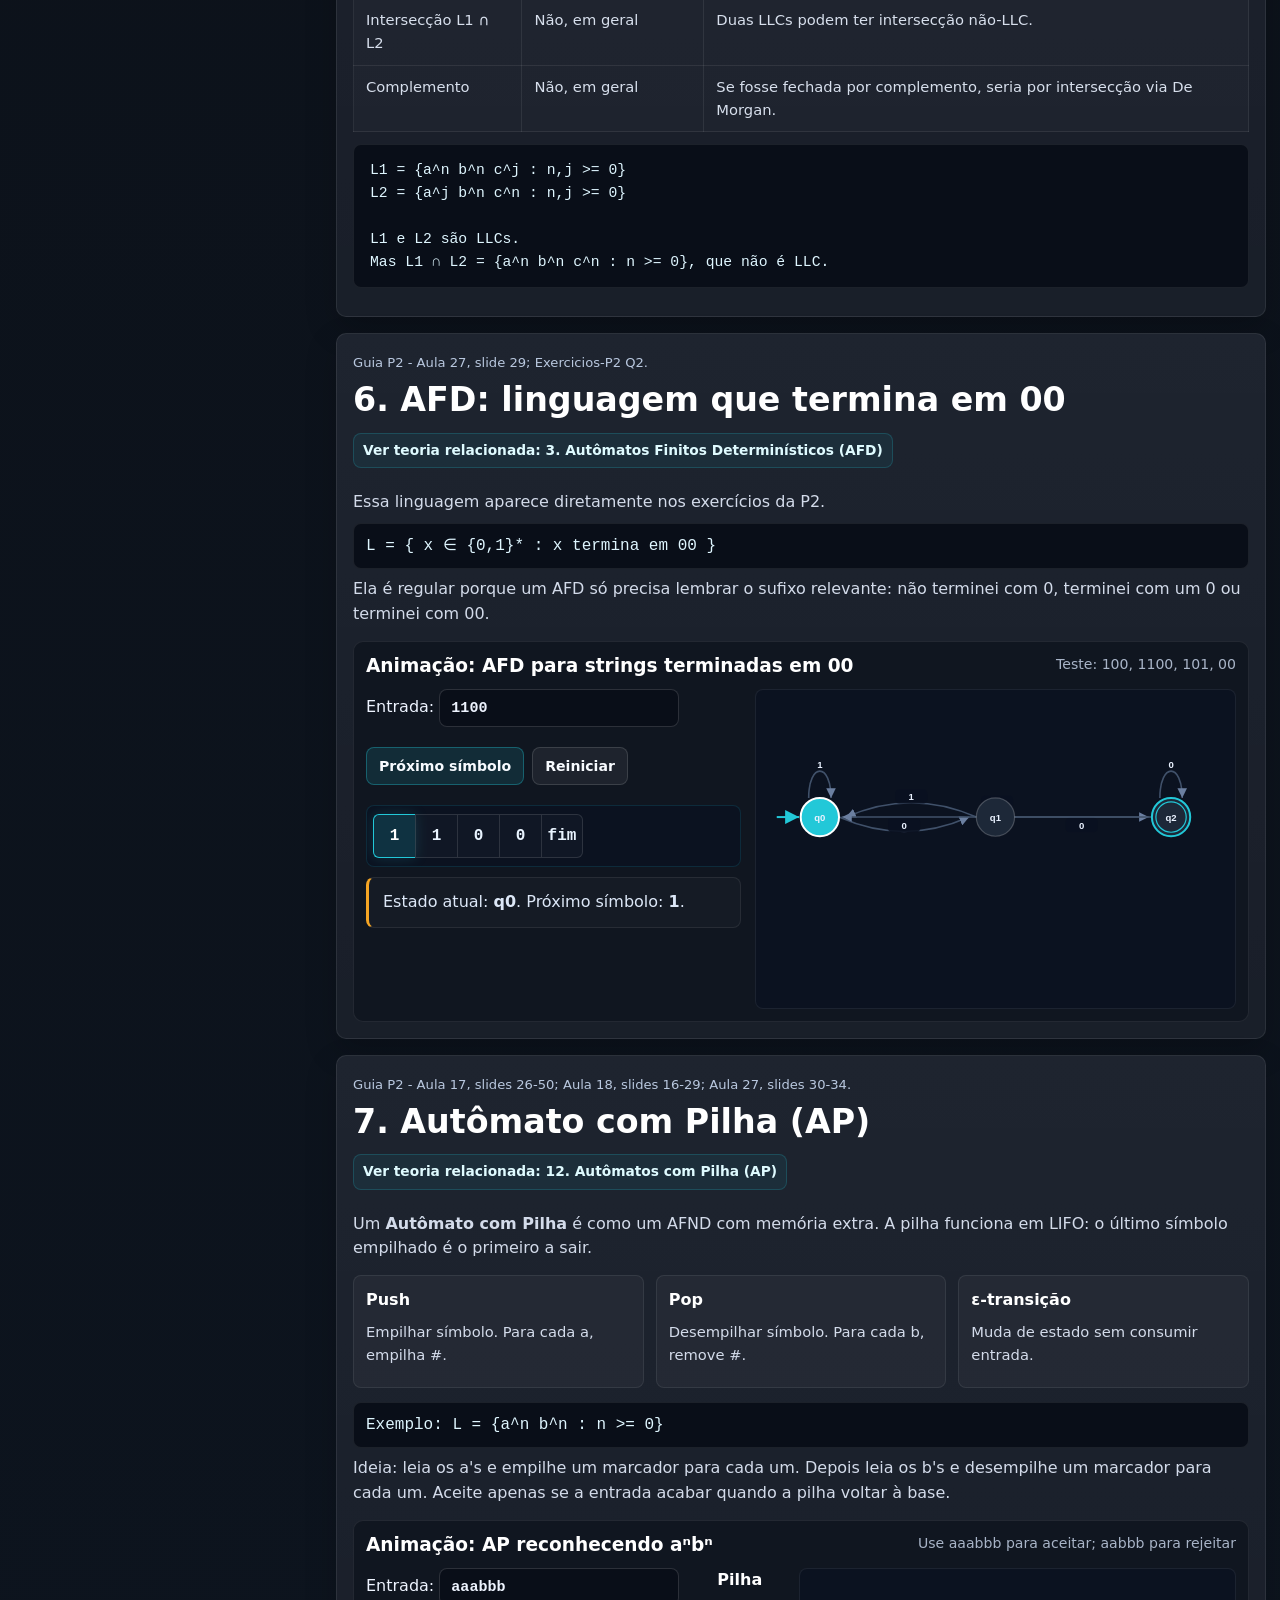
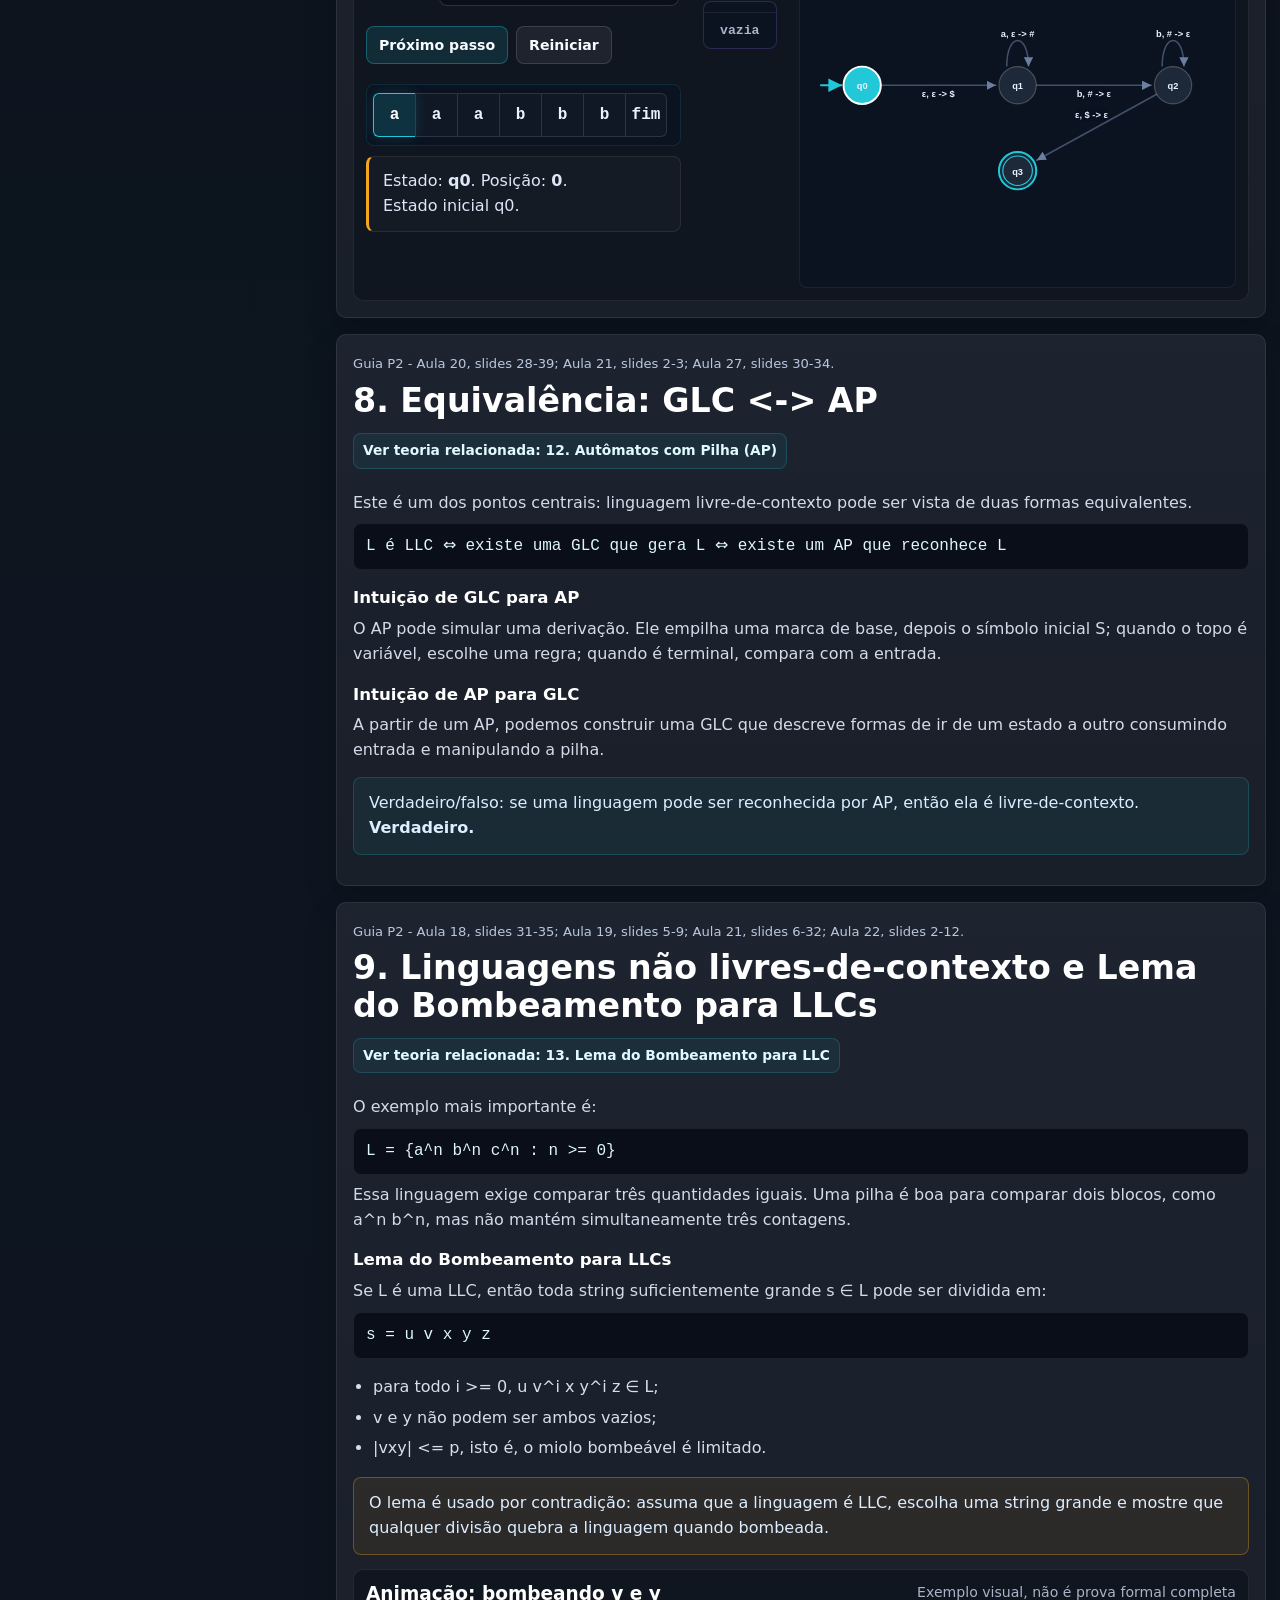
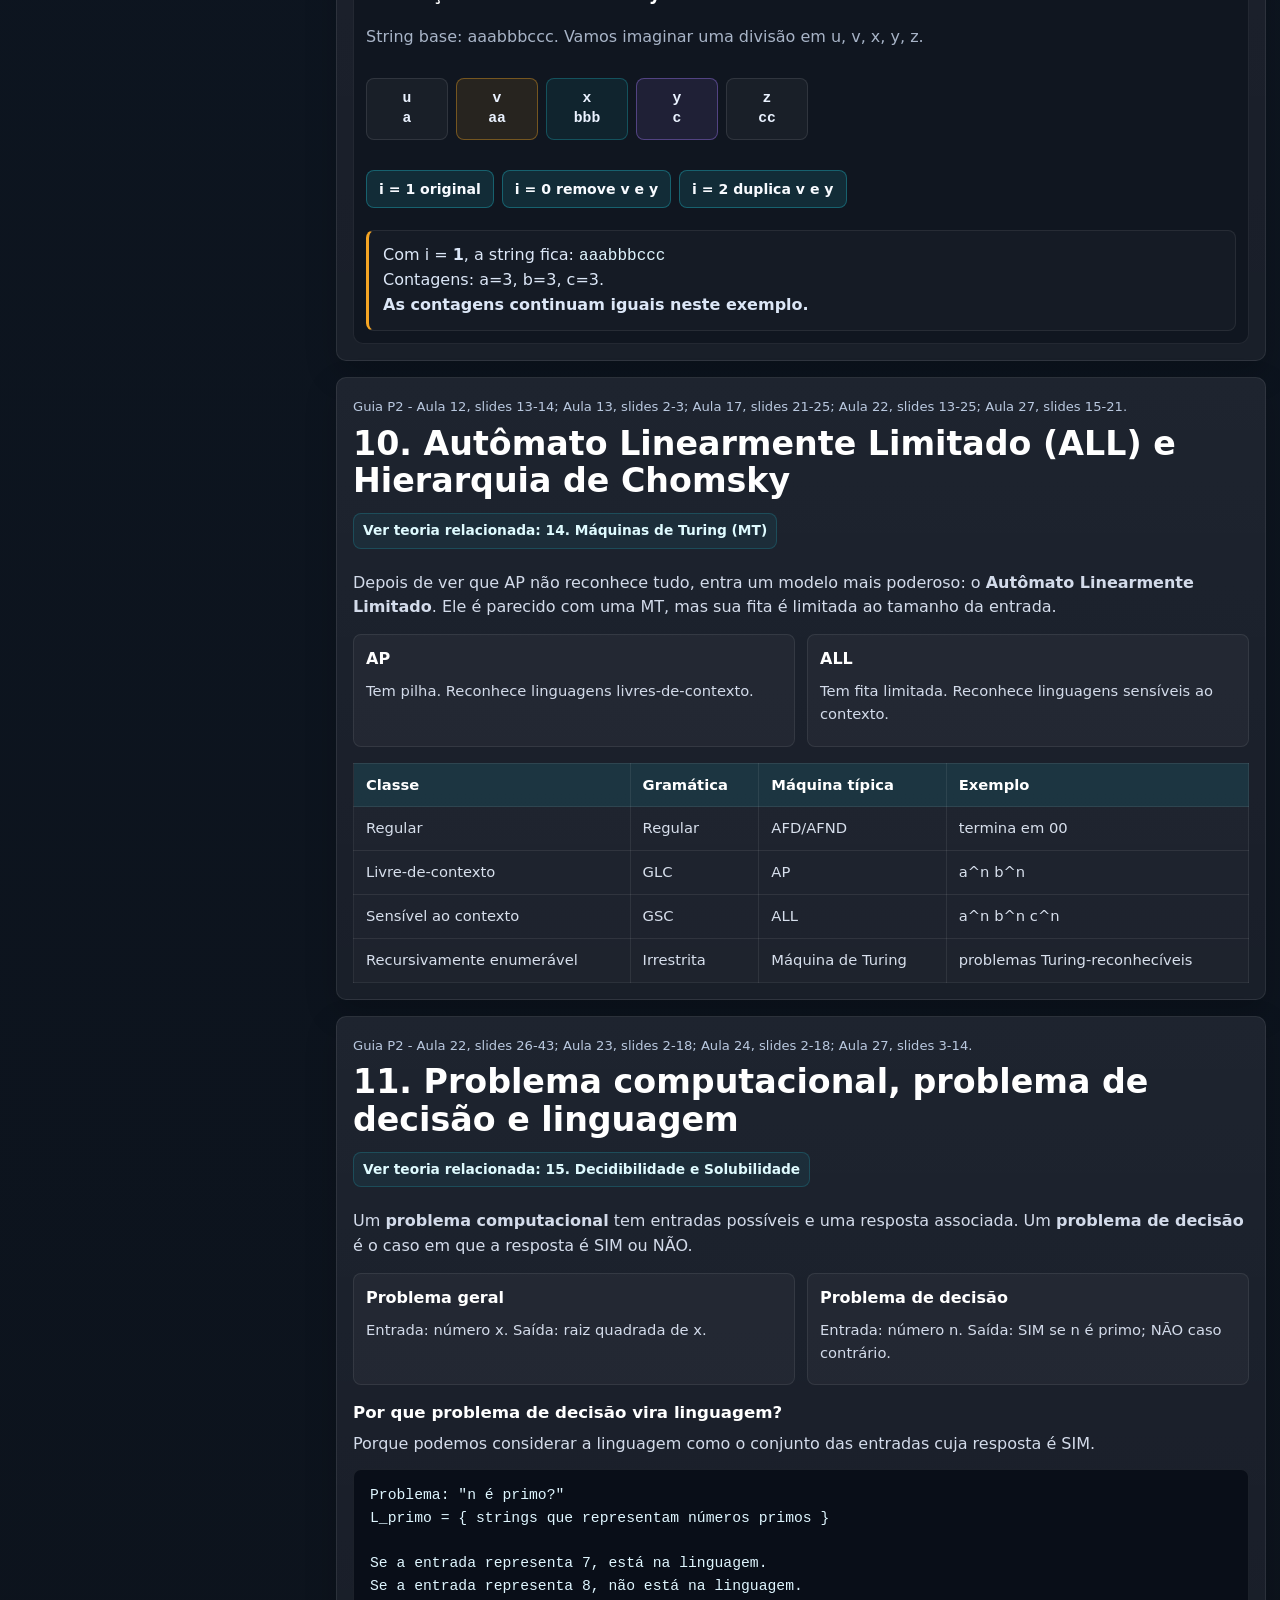
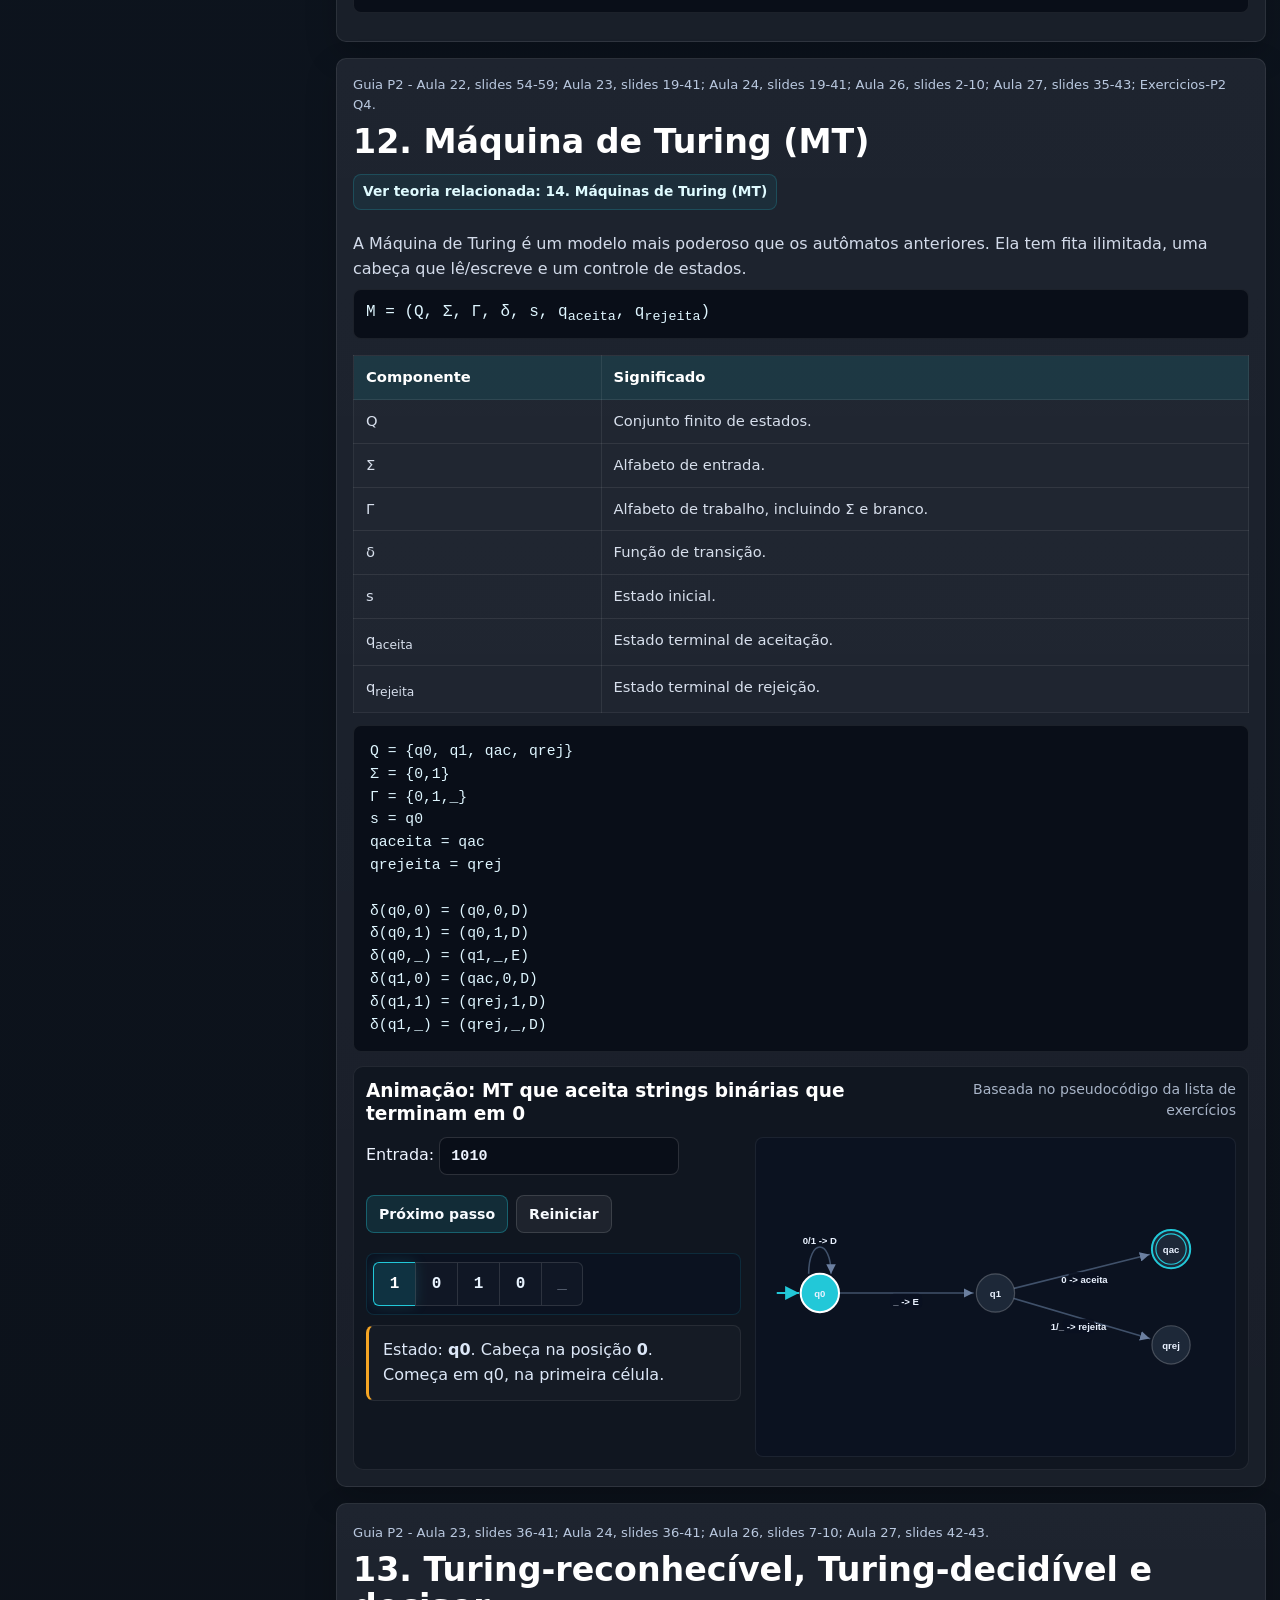
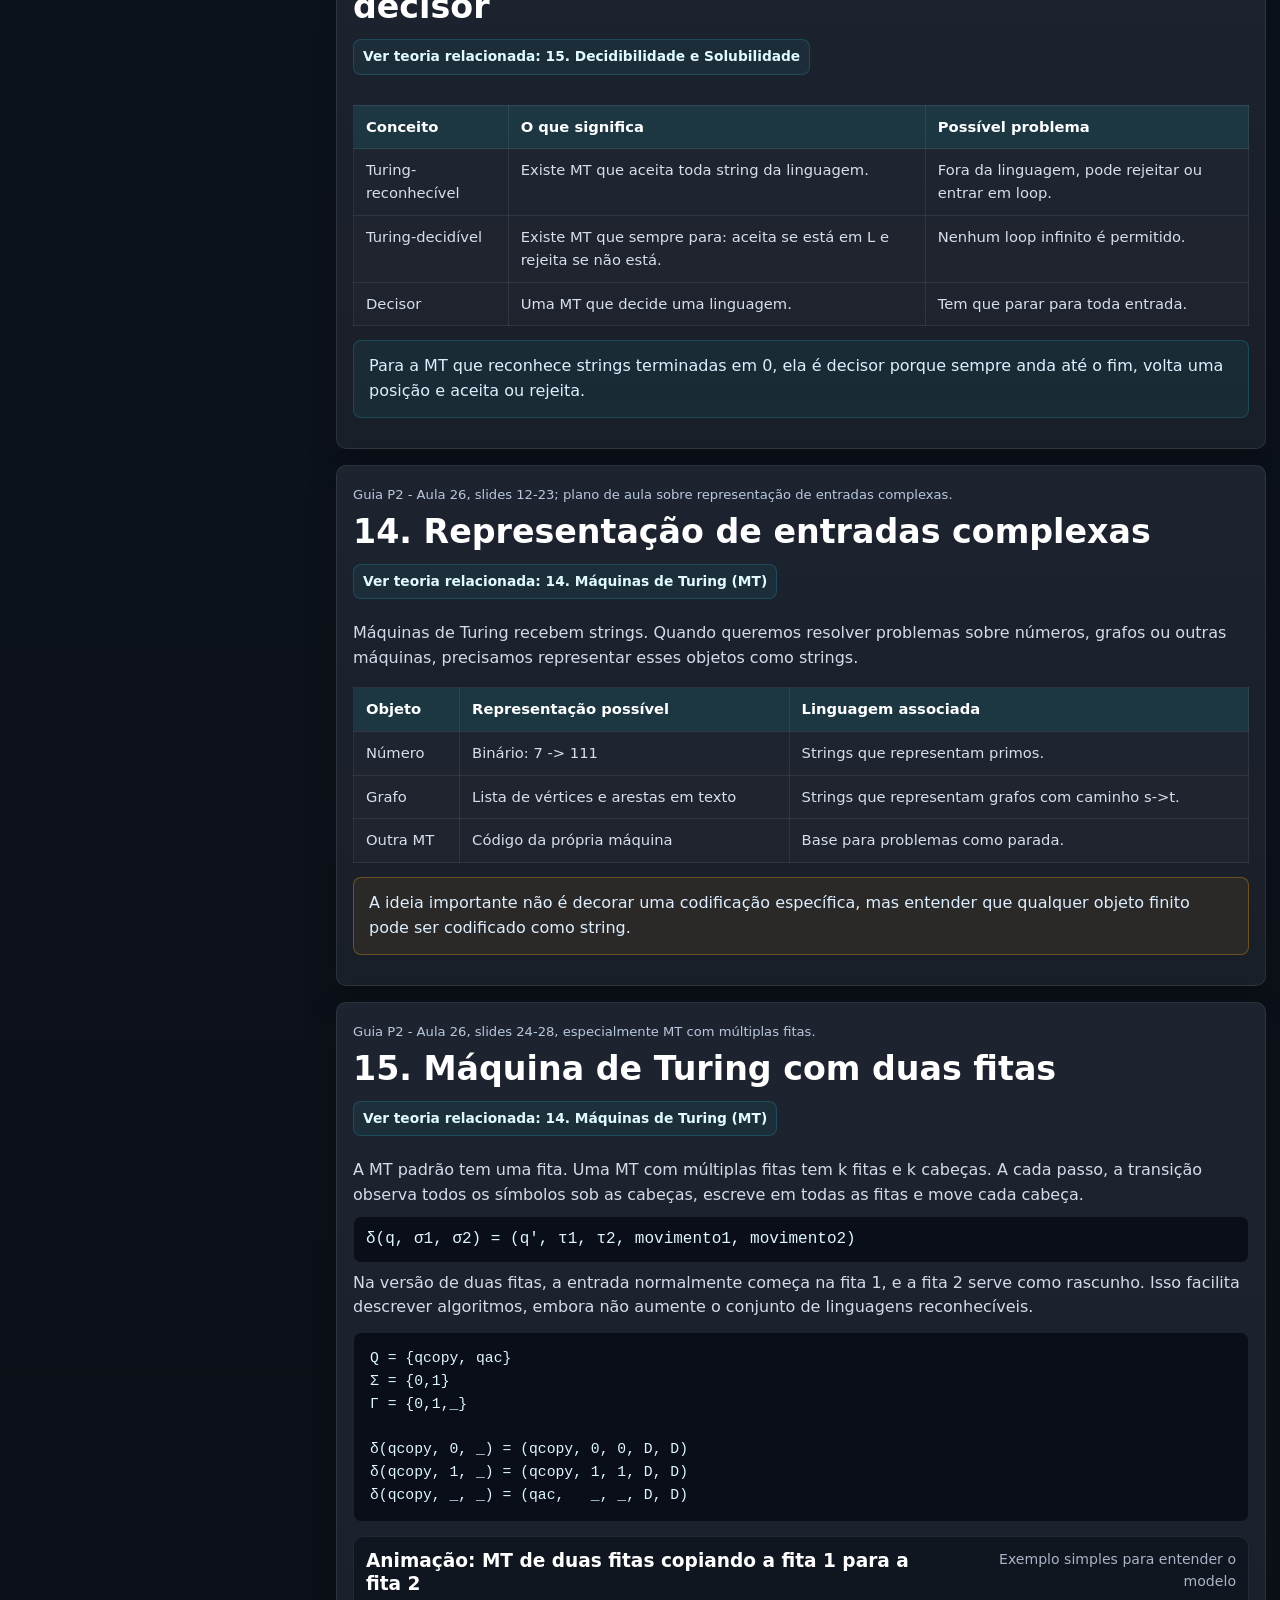
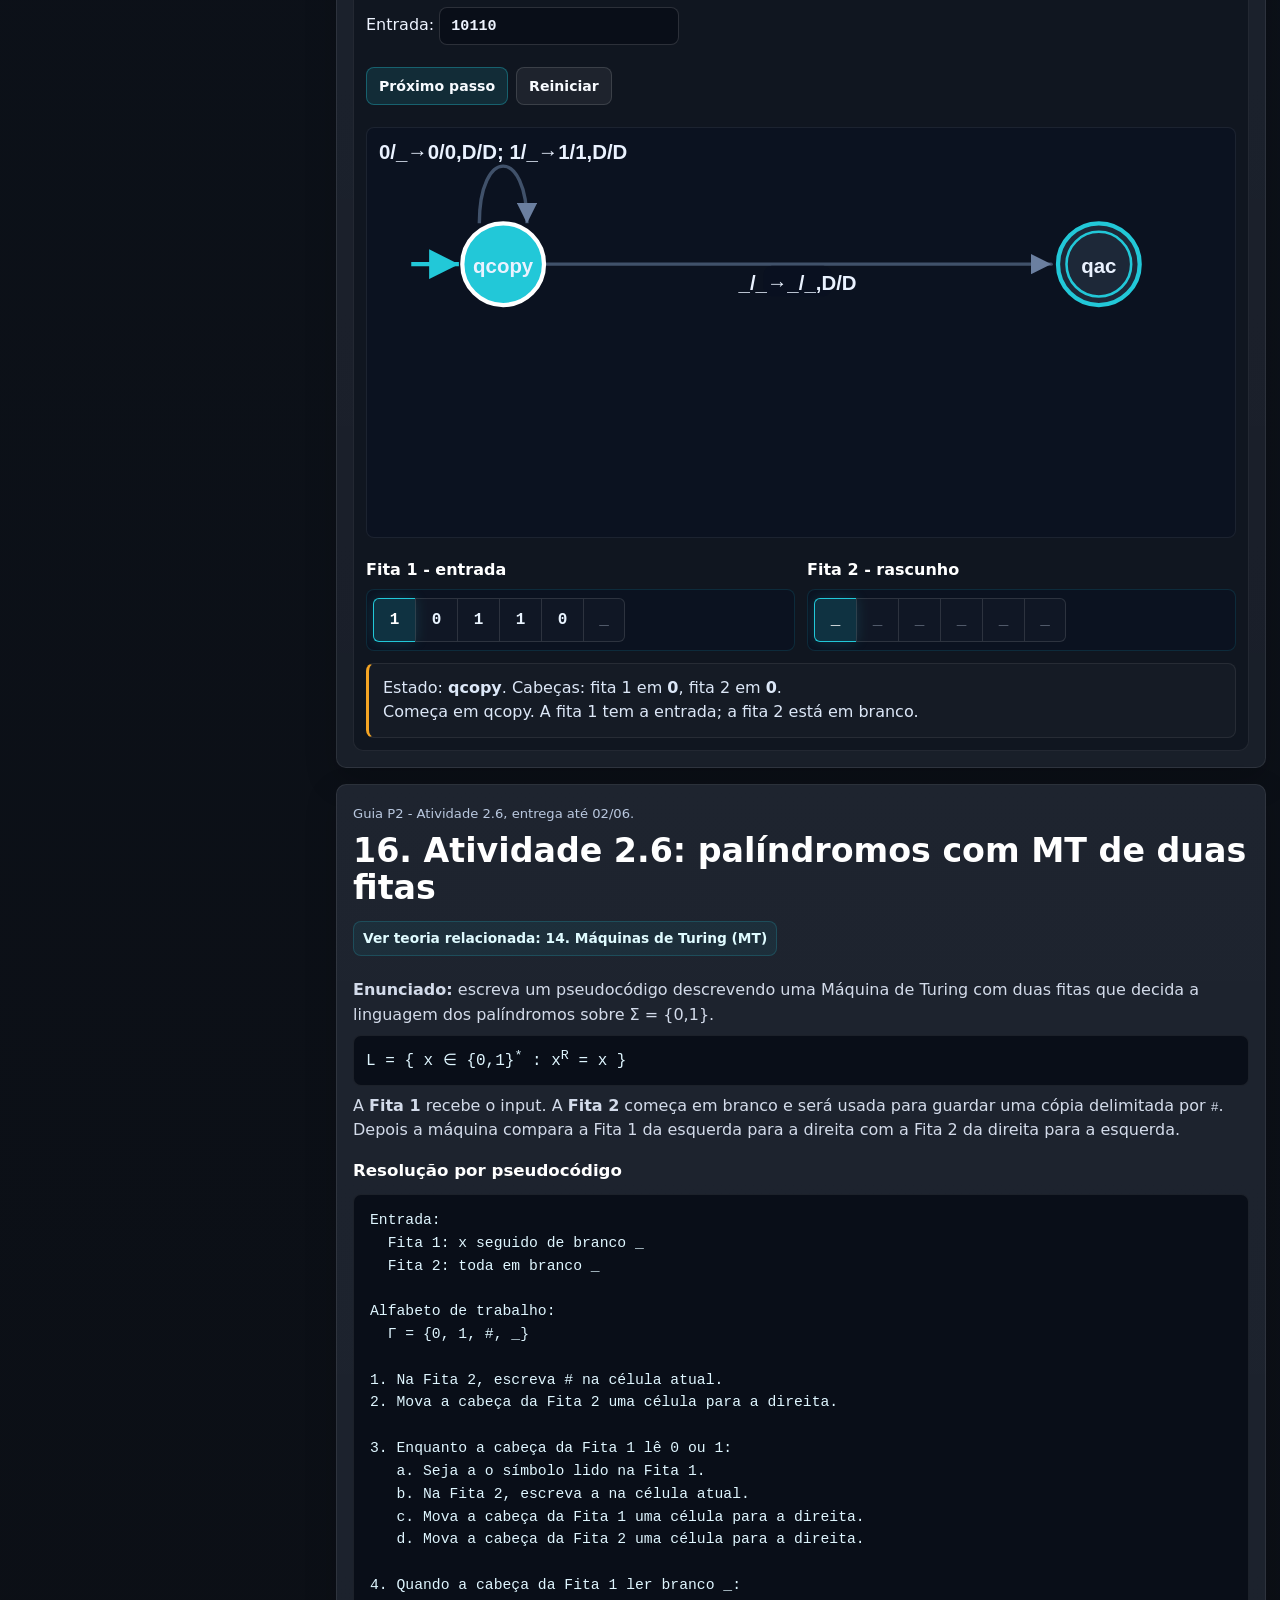
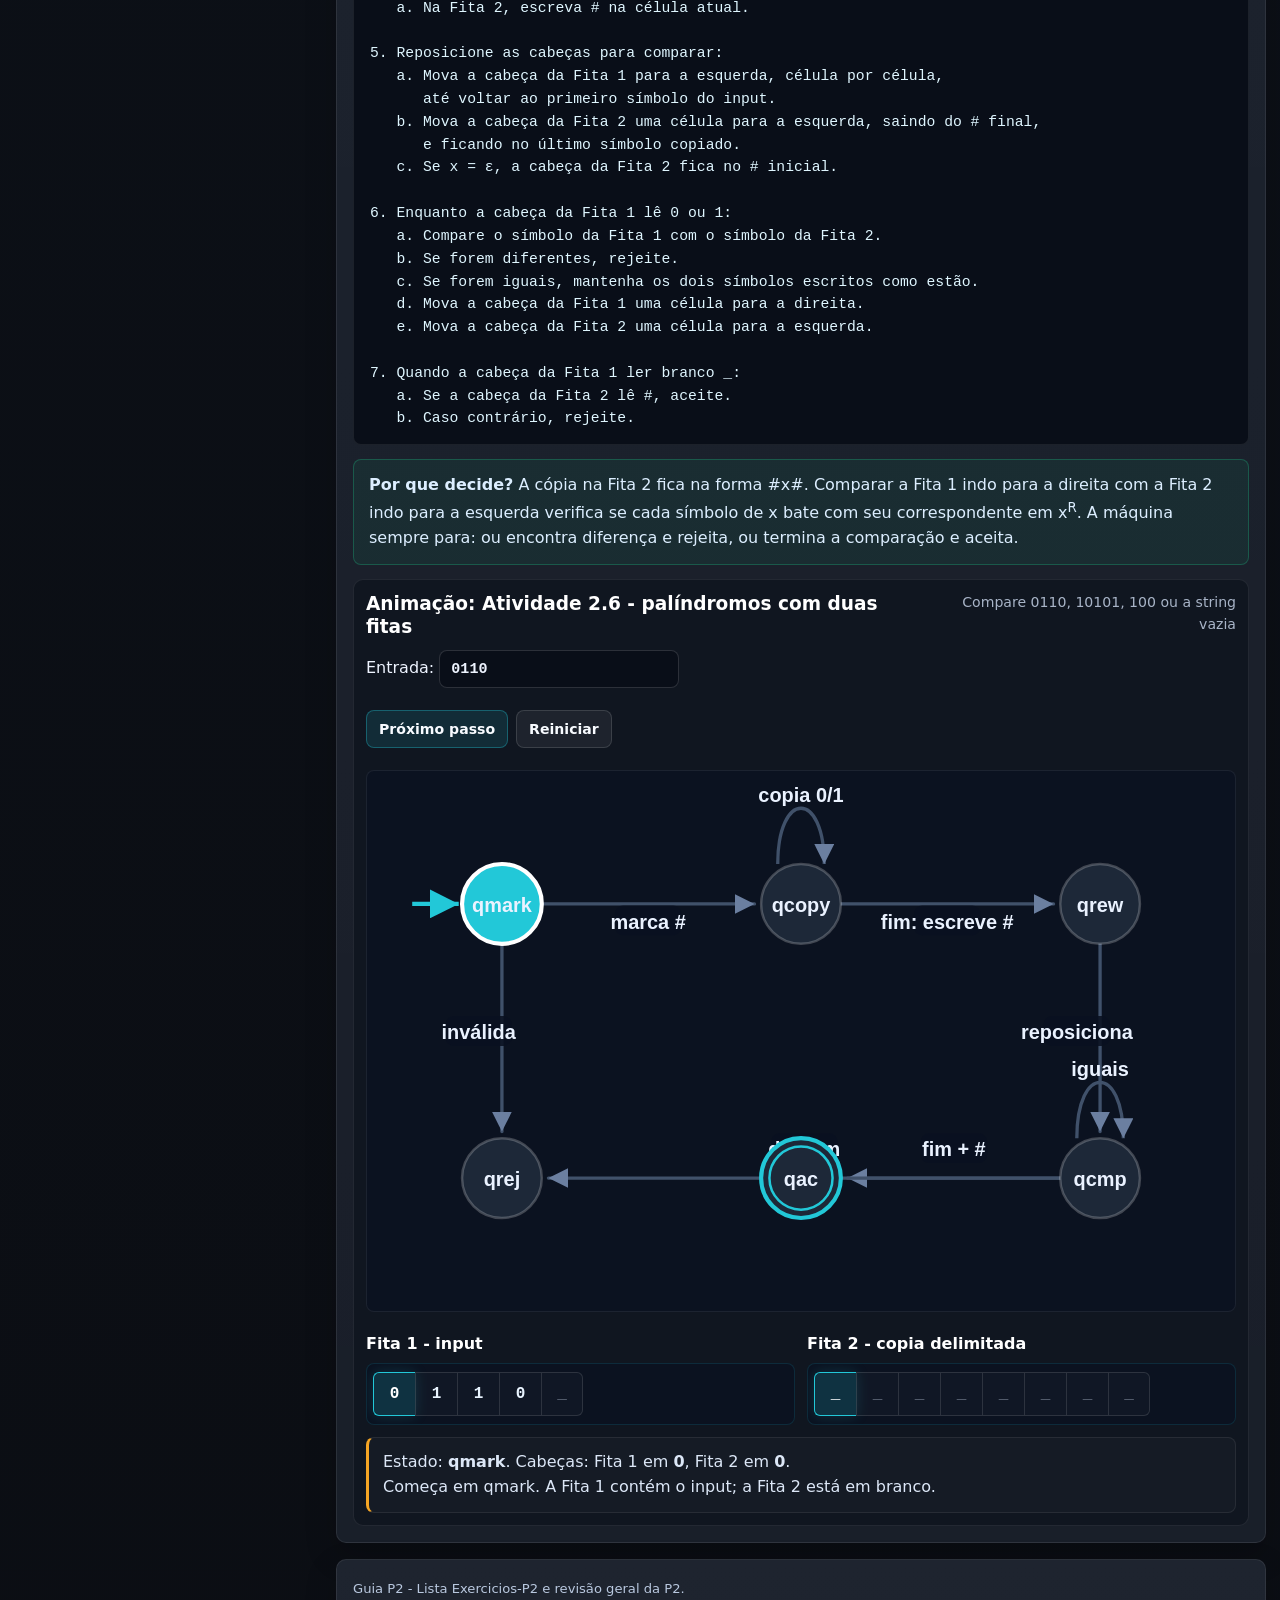
<file: prova2/index.html>
<!doctype html>
<html lang="pt-BR">
<head>
  <meta charset="utf-8" />
  <meta name="viewport" content="width=device-width, initial-scale=1" />
  <meta name="description" content="Guia animado da Prova 2 de Linguagens Formais e Autômatos com GLC, AP, ALL, MT, decidibilidade e máquinas de duas fitas." />
  <link rel="icon" href="data:," />
  <link rel="stylesheet" href="../assets/css/site.css" />
  <title>Guia Prova 2 - LFA</title>
</head>
<body data-view="p2">
  <header class="topbar">
    <a class="brand" href="../index.html">LFA</a>
    <nav class="main-nav" aria-label="Navegação principal">
      <a href="../teoria/index.html">Teoria</a>
      <a href="../exercicios/index.html">Exercícios</a>
      <a class="active" href="index.html">Prova 2</a>
    </nav>
  </header>

  <main class="app-layout" data-sidebar-layout>
    <aside id="p2Rail" class="rail">
      <div class="rail-head">
        <h1 class="rail-title">Prova 2</h1>
        <button class="rail-toggle" type="button" data-sidebar-toggle aria-controls="p2Rail" aria-expanded="true" title="Recolher menu">
          <span class="rail-toggle-lines" aria-hidden="true"></span>
          <span class="sr-only">Alternar menu lateral</span>
        </button>
      </div>
      <div class="rail-content">
        <p>Ordem completa: GLC, AP, limites, MT e duas fitas.</p>
        <div id="p2Tabs" class="tab-list"></div>
      </div>
    </aside>
    <section id="p2Guide" class="content-stage"></section>
  </main>

  <script src="../assets/js/site-data.js"></script>
  <script src="../assets/js/site.js"></script>
</body>
</html>
</file>
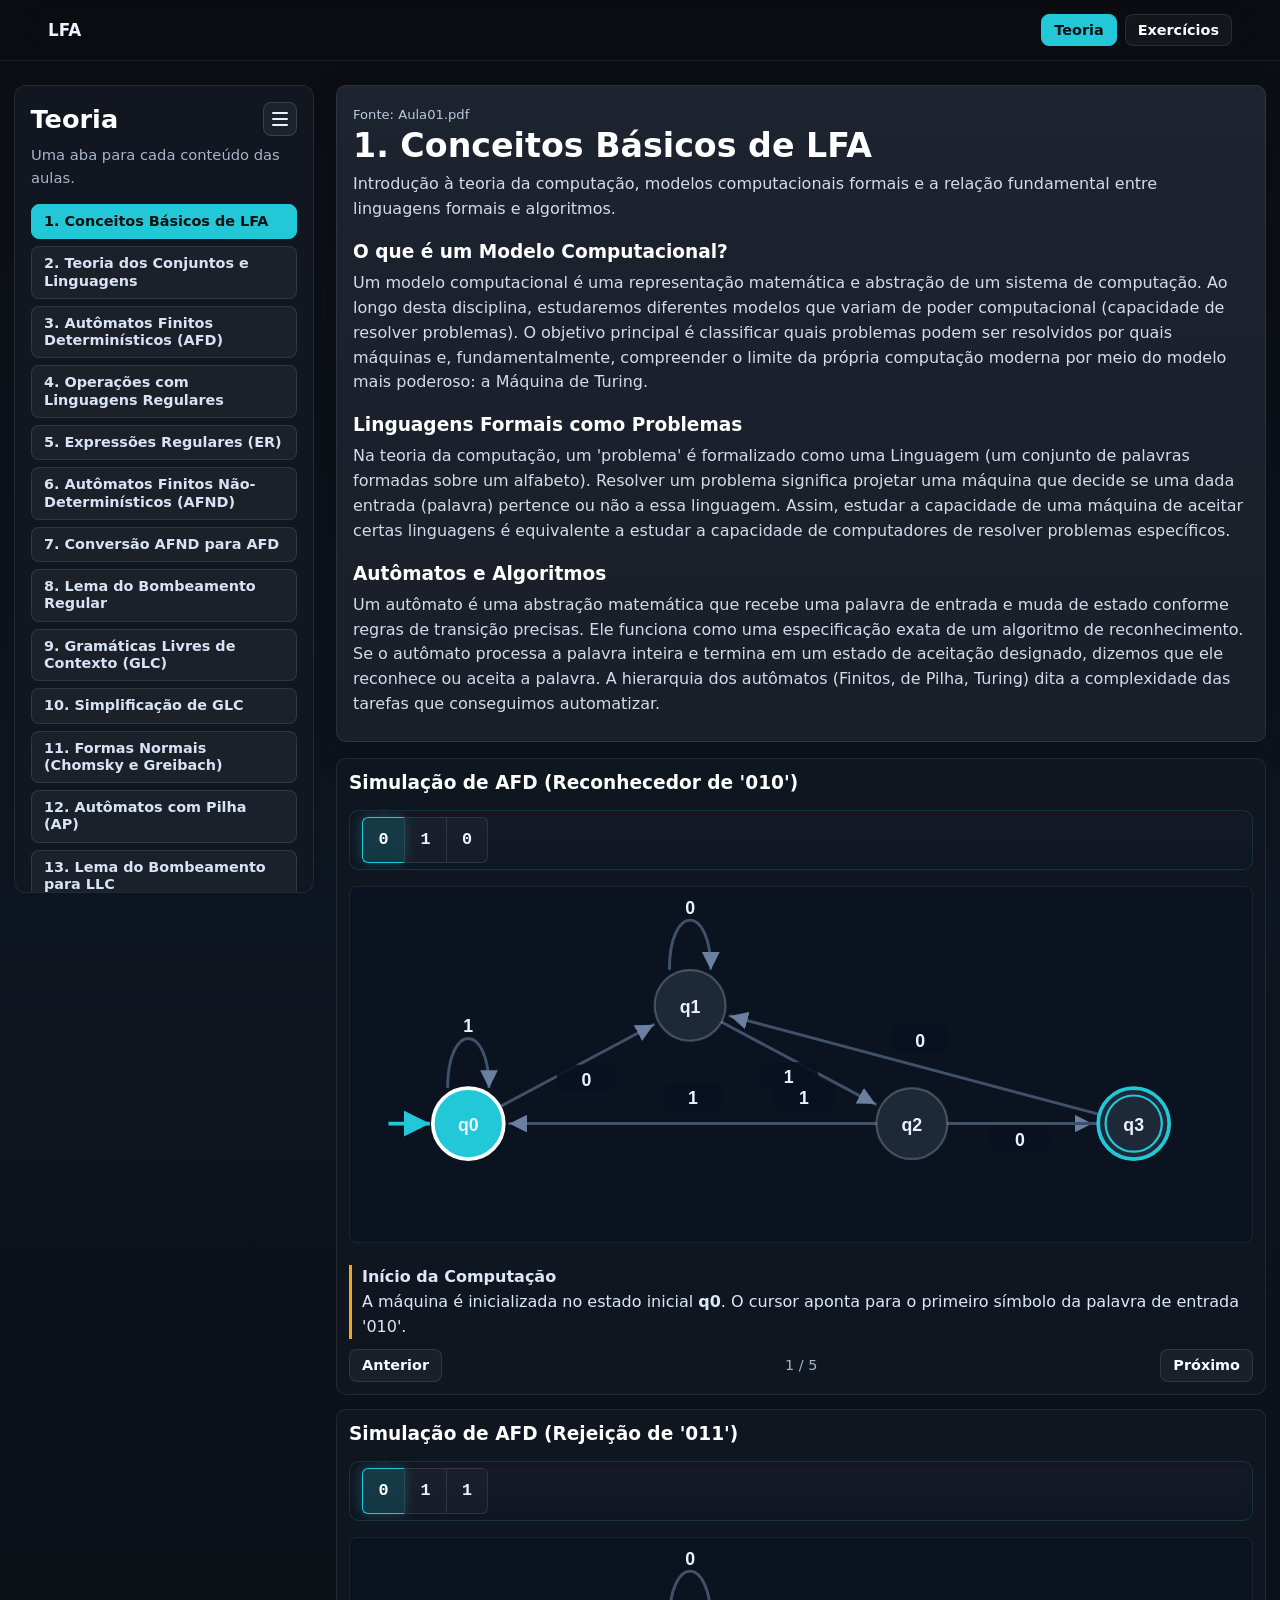
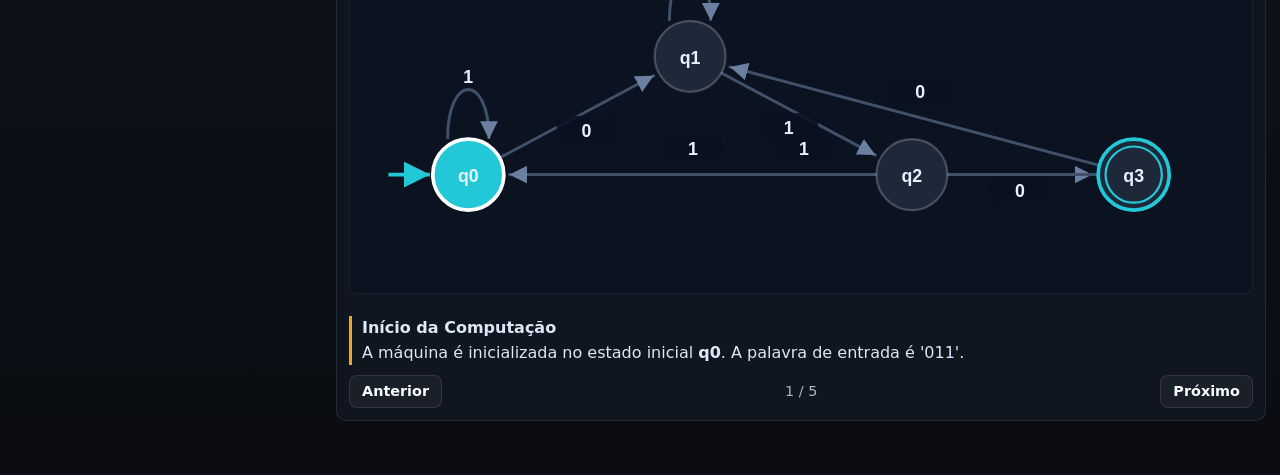
<file: teoria/index.html>
<!doctype html>
<html lang="pt-BR">
<head>
  <meta charset="utf-8" />
  <meta name="viewport" content="width=device-width, initial-scale=1" />
  <meta name="description" content="Teoria de Linguagens Formais e Autômatos com explicações detalhadas e animações interativas." />
  <link rel="icon" href="data:," />
  <link rel="stylesheet" href="../assets/css/site.css" />
  <title>Teoria - LFA</title>
</head>
<body data-view="theory">
  <header class="topbar">
      <a class="brand" href="../index.html">LFA</a>
    <nav class="main-nav" aria-label="Navegação principal">
      <a class="active" href="index.html">Teoria</a>
      <a href="../exercicios/index.html">Exercícios</a>
    </nav>
  </header>

  <main class="app-layout" data-sidebar-layout>
    <aside id="theoryRail" class="rail">
      <div class="rail-head">
        <h1 class="rail-title">Teoria</h1>
        <button class="rail-toggle" type="button" data-sidebar-toggle aria-controls="theoryRail" aria-expanded="true" title="Recolher menu">
          <span class="rail-toggle-lines" aria-hidden="true"></span>
          <span class="sr-only">Alternar menu lateral</span>
        </button>
      </div>
      <div class="rail-content">
        <p>Uma aba para cada conteúdo das aulas.</p>
        <div id="theoryTabs" class="tab-list"></div>
      </div>
    </aside>
    <section id="theoryContent" class="content-stage"></section>
  </main>

  <script src="../assets/js/site-data.js"></script>
  <script src="../assets/js/site.js"></script>
</body>
</html>
</file>
<file: assets/css/site.css>
/* ===================================================================
   Linguagens Formais e Autômatos – site.css
   Dark-themed · Glassmorphism · Cyan/Teal accent
   =================================================================== */

/* ── Design Tokens ────────────────────────────────────────────────── */
:root{
  --bg:#0b0d12;
  --bg-soft:#111722;
  --panel:#151b26;
  --panel-2:#1c2533;
  --text:#eef4ff;
  --muted:#a8b4c7;
  --line:#344256;
  --accent:#22c8d8;          /* cyan/teal – cor primária */
  --accent-dark:#179ba8;
  --accent-glow:rgba(34,200,216,.25);
  --blue:#4f8cff;
  --orange:#f5a524;
  --red:#ef4b4b;
  --purple:#a77cff;
  --green:#1db77f;
  --shadow:0 18px 48px rgba(0,0,0,.28);
}

/* ── Reset & Base ─────────────────────────────────────────────────── */
*{box-sizing:border-box}
html{scroll-behavior:smooth}
body{
  margin:0;
  background:linear-gradient(180deg,#0b0d12 0%,#0d1520 44%,#0b0d12 100%);
  color:var(--text);
  font-family:Inter,ui-sans-serif,system-ui,-apple-system,Segoe UI,Roboto,Arial,sans-serif;
  line-height:1.55;
}
a{color:inherit;text-decoration:none}
p{color:#d3dbea;margin:8px 0}
h1,h2,h3{margin:0;color:#fff;letter-spacing:0}
h1{font-size:clamp(2.2rem,4.6vw,4.9rem);line-height:1.02}
h2{font-size:clamp(1.6rem,2.6vw,2.4rem);line-height:1.12}
h3{font-size:1.16rem;line-height:1.25}

/* ── Utility ──────────────────────────────────────────────────────── */
.sr-only{
  position:absolute;
  width:1px;
  height:1px;
  padding:0;
  margin:-1px;
  overflow:hidden;
  clip:rect(0,0,0,0);
  white-space:nowrap;
  border:0;
}

/* ── Topbar ───────────────────────────────────────────────────────── */
.topbar{
  position:sticky;
  z-index:20;
  top:0;
  display:flex;
  align-items:center;
  justify-content:space-between;
  gap:18px;
  padding:14px clamp(18px,4vw,48px);
  background:rgba(11,13,18,.84);
  border-bottom:1px solid rgba(255,255,255,.07);
  backdrop-filter:blur(14px);
}
.brand{font-weight:850;font-size:1.05rem}

/* ── Navigation ───────────────────────────────────────────────────── */
.main-nav{display:flex;gap:8px;flex-wrap:wrap;justify-content:flex-end}
.main-nav a,.button,.tab-list button,.step-controls button{
  border:1px solid rgba(255,255,255,.1);
  background:rgba(255,255,255,.045);
  color:#f8fbff;
  border-radius:8px;
  padding:8px 12px;
  font:700 .9rem/1 Inter,system-ui,sans-serif;
  cursor:pointer;
}
.main-nav a:hover,.main-nav a.active,.button.primary,.tab-list button.active,.step-controls button:hover{
  background:var(--accent);
  border-color:var(--accent);
  color:#071111;
}

/* ── Main container ───────────────────────────────────────────────── */
main{width:min(1180px,calc(100% - 36px));margin:0 auto}

/* ── Hero ─────────────────────────────────────────────────────────── */
.hero{
  min-height:calc(100vh - 72px);
  display:grid;
  grid-template-columns:minmax(0,1.05fr) minmax(320px,.78fr);
  gap:34px;
  align-items:center;
  padding:56px 0;
}
.hero p{max-width:760px;font-size:1.08rem;color:#c7d3e6}
.hero-actions{display:flex;gap:10px;flex-wrap:wrap;margin-top:22px}
.button{display:inline-flex;align-items:center;justify-content:center;min-height:40px}

/* ── Hero Panel (automaton preview) ───────────────────────────────── */
.hero-panel{
  border:1px solid rgba(255,255,255,.09);
  background:linear-gradient(180deg,rgba(255,255,255,.05),rgba(255,255,255,.025)),var(--panel);
  border-radius:14px;
  padding:18px;
  box-shadow:var(--shadow);
}

/* ── Automaton preview (hero) ─────────────────────────────────────── */
.automaton-preview{
  position:relative;
  aspect-ratio:3/2;
  border-radius:10px;
  overflow:hidden;
  background:
    radial-gradient(circle at 22% 24%,rgba(34,200,216,.22),transparent 28%),
    radial-gradient(circle at 72% 70%,rgba(79,140,255,.18),transparent 28%),
    #0f1520;
}
.automaton-preview svg{position:absolute;inset:0;width:100%;height:100%}

/* State circles inside preview */
.automaton-preview .state{
  position:absolute;
  left:var(--x);
  top:var(--y);
  z-index:2;
  display:grid;
  place-items:center;
  width:38px;
  height:38px;
  transform:translate(-50%,-50%);
  border-radius:50%;
  background:#122030;
  border:2px solid #b7c7e6;
  font-weight:850;
  font-size:.82rem;
  color:var(--text);
  transition:border-color .25s ease,box-shadow .25s ease;
}
.automaton-preview .state.accepting{
  box-shadow:0 0 0 3px #122030, 0 0 0 5px #b7c7e6;
}

/* ── Mini Stats ───────────────────────────────────────────────────── */
.mini-stats{display:grid;grid-template-columns:repeat(3,1fr);gap:10px;margin-top:12px}
.stat{border:1px solid rgba(255,255,255,.08);background:var(--panel-2);border-radius:8px;padding:12px}
.stat strong{display:block;font-size:1.55rem}
.stat span{font-size:.82rem;color:var(--muted)}

/* ── Sections ─────────────────────────────────────────────────────── */
.section-shell{padding:22px 0 48px}
.section-shell.compact{padding-top:0}
.section-heading{display:flex;justify-content:space-between;gap:20px;align-items:end;margin-bottom:18px}
.section-heading p{max-width:620px;color:var(--muted)}
.section-heading.tight{align-items:start;display:block}

/* ── Cards Grids ──────────────────────────────────────────────────── */
.topic-grid,.animation-grid{display:grid;grid-template-columns:repeat(3,minmax(0,1fr));gap:14px}

.topic-card,.animation-card,.content-card,.exercise-card{
  border:1px solid rgba(255,255,255,.08);
  background:linear-gradient(180deg,rgba(255,255,255,.04),rgba(255,255,255,.015)),var(--panel);
  border-radius:10px;
  padding:16px;
  box-shadow:0 12px 32px rgba(0,0,0,.18);
}

.topic-card small,.source,.tag{color:#b9c8df;font-size:.82rem}
.source{display:inline-block;max-width:100%;overflow-wrap:anywhere;word-break:break-word}
.tag{
  display:inline-flex;
  align-items:center;
  border:1px solid rgba(255,255,255,.1);
  border-radius:7px;
  padding:2px 7px;
  background:rgba(255,255,255,.045);
  margin:2px 4px 2px 0;
}

/* ── App Layout (teoria / exercícios) ─────────────────────────────── */
.app-layout{
  display:grid;
  grid-template-columns:300px minmax(0,1fr);
  gap:22px;
  align-items:start;
  width:min(1480px,calc(100% - 28px));
  padding:24px 0 54px;
  transition:grid-template-columns .2s ease;
}
.app-layout.rail-collapsed{
  grid-template-columns:58px minmax(0,1fr);
}

/* ── Rail / Sidebar ───────────────────────────────────────────────── */
.rail{
  position:sticky;
  top:72px;
  max-height:calc(100vh - 92px);
  overflow:auto;
  border:1px solid rgba(255,255,255,.08);
  background:rgba(18,24,34,.9);
  border-radius:12px;
  padding:16px;
  transition:padding .2s ease,background .2s ease;
}
.rail h1{font-size:1.6rem}
.rail p{font-size:.92rem;color:var(--muted)}
.rail-head{display:flex;align-items:center;justify-content:space-between;gap:12px}

.rail-toggle{
  flex:0 0 auto;
  display:grid;
  place-items:center;
  width:34px;
  height:34px;
  border:1px solid rgba(255,255,255,.13);
  border-radius:8px;
  background:rgba(255,255,255,.055);
  cursor:pointer;
}
.rail-toggle:hover{border-color:var(--accent);background:rgba(34,200,216,.16)}

.rail-toggle-lines,.rail-toggle-lines::before,.rail-toggle-lines::after{
  display:block;
  width:16px;
  height:2px;
  border-radius:3px;
  background:#e9f3ff;
}
.rail-toggle-lines{position:relative}
.rail-toggle-lines::before,.rail-toggle-lines::after{content:"";position:absolute;left:0}
.rail-toggle-lines::before{top:-6px}
.rail-toggle-lines::after{top:6px}

.rail-content{transition:opacity .15s ease,transform .15s ease}
.rail.is-collapsed{padding:12px 8px;overflow:hidden}
.rail.is-collapsed .rail-head{justify-content:center}
.rail.is-collapsed .rail-title,.rail.is-collapsed .rail-content{
  width:0;height:0;opacity:0;overflow:hidden;pointer-events:none;transform:translateX(-8px);
}

/* ── Tab list ─────────────────────────────────────────────────────── */
.tab-list{display:flex;flex-direction:column;gap:7px;margin-top:14px}
.tab-list button{text-align:left;line-height:1.2;color:#d8e3f5}
.tab-list button.active{color:#071111}

/* ── Content Stage ────────────────────────────────────────────────── */
.content-stage{min-width:0}
.content-card{margin-bottom:16px}
.content-card h2{margin-bottom:4px}
.content-card h3{margin-top:18px}
.content-card ul,.content-card ol{color:#d7dfec;padding-left:20px}
.content-card li{margin:6px 0}

/* ── Formula / Code ───────────────────────────────────────────────── */
.formula{
  overflow:auto;
  border:1px solid rgba(255,255,255,.08);
  border-radius:8px;
  background:#090e18;
  color:#dff6ff;
  padding:10px 12px;
  font-family:ui-monospace,SFMono-Regular,Menlo,Consolas,monospace;
}

/* ── Visual Cards ─────────────────────────────────────────────────── */
.visual-grid{display:grid;gap:14px;margin-top:16px}
.visual-card{border:1px solid rgba(255,255,255,.08);border-radius:10px;background:#101620;padding:12px}

/* ── Graph Box (legacy compat) ────────────────────────────────────── */
.graph-box{
  min-height:320px;
  display:grid;
  place-items:center;
  border:1px solid rgba(255,255,255,.07);
  border-radius:8px;
  background:#0b1220;
  overflow:hidden;
}
.graph-box svg{
  display:block;
  width:100%;
  max-width:100%;
  height:auto;
  max-height:min(62vh,540px);
  min-height:260px;
  aspect-ratio:var(--graph-ratio,720 / 380);
}

/* ── Step Controls ────────────────────────────────────────────────── */
.step-controls{display:flex;align-items:center;gap:8px;margin-top:10px}
.step-controls span{flex:1;text-align:center;color:var(--muted);font-size:.9rem}
.step-text{margin-top:10px;border-left:3px solid var(--orange);padding-left:10px;color:#dce7f7}

/* ── Exercises ────────────────────────────────────────────────────── */
.exercise-list{display:grid;gap:16px}
.exercise-card{padding:0;overflow:hidden}
.exercise-head{display:flex;justify-content:space-between;gap:12px;align-items:start;padding:16px;border-bottom:1px solid rgba(255,255,255,.08)}
.exercise-body{display:block;padding:16px}
.solution-toggle{margin-top:16px}
.prompt{white-space:pre-line;color:#e1e8f5}
.question-list{margin:10px 0 0;padding-left:20px;color:#dce5f4}
.solution{border-top:1px solid rgba(255,255,255,.08);padding:16px;background:rgba(255,255,255,.025)}
.solution ol{padding-left:20px;color:#dce5f4}
.solution-graph{margin-top:14px}
.solution-graph h4{margin:0 0 10px;color:#fff;font-size:1rem}
.prompt-graph-grid{display:grid;grid-template-columns:repeat(auto-fit,minmax(260px,1fr));gap:12px;margin-top:14px}
.prompt-graph-grid .solution-graph{margin-top:0}
.prompt-graph-grid .graph-box{min-height:260px}

/* ── Table / Matrix ───────────────────────────────────────────────── */
.matrix-wrap{margin-top:16px;overflow:auto}
.matrix-wrap h3{margin-bottom:8px}
.table-scroll{margin-top:16px;overflow:auto}
.table-scroll h4{margin:0 0 8px;color:#fff;font-size:1rem}

/* ── Footer ───────────────────────────────────────────────────────── */
.footer{width:min(1180px,calc(100% - 36px));margin:0 auto;padding:28px 0 42px;color:var(--muted)}

/* ── SVG Typography ───────────────────────────────────────────────── */
.svg-label{font-family:Inter,Arial,sans-serif;font-size:12px;font-weight:800;fill:#eaf2ff}
.svg-muted{fill:#b6c3d8}


/* ===================================================================
   AUTOMATA-SPECIFIC STYLES
   =================================================================== */

/* ── Automaton Box ────────────────────────────────────────────────── */
.automaton-box{
  position:relative;
  min-height:320px;
  display:grid;
  place-items:center;
  border:1px solid rgba(34,200,216,.12);
  border-radius:10px;
  background:
    radial-gradient(ellipse 60% 50% at 50% 50%,rgba(34,200,216,.06),transparent),
    #0b1220;
  overflow:hidden;
  box-shadow:inset 0 1px 0 rgba(255,255,255,.04);
}
.automaton-box svg{
  display:block;
  width:100%;
  max-width:100%;
  height:auto;
  max-height:min(62vh,540px);
  min-height:260px;
  aspect-ratio:var(--automaton-ratio,720 / 380);
}

/* ── SVG Automaton States ─────────────────────────────────────────── */
.automaton-box .svg-state{
  fill:#132030;
  stroke:#6b849e;
  stroke-width:2;
  transition:fill .22s ease,stroke .22s ease,filter .22s ease;
}
.automaton-box .svg-state-label{
  font-family:Inter,Arial,sans-serif;
  font-size:13px;
  font-weight:800;
  fill:#eaf2ff;
  text-anchor:middle;
  dominant-baseline:central;
  pointer-events:none;
}

/* ── SVG Transitions ──────────────────────────────────────────────── */
.automaton-box .svg-transition{
  fill:none;
  stroke:#5e718d;
  stroke-width:2;
  stroke-linecap:round;
  transition:stroke .22s ease,stroke-width .22s ease;
}
.automaton-box .svg-transition-label{
  font-family:Inter,Arial,sans-serif;
  font-size:11px;
  font-weight:700;
  fill:#a8bdd5;
}
.automaton-box .svg-arrowhead{
  fill:#5e718d;
  transition:fill .22s ease;
}
/* Initial state arrow */
.automaton-box .svg-initial-arrow{
  fill:none;
  stroke:var(--accent);
  stroke-width:2;
  stroke-linecap:round;
}
.automaton-box .svg-initial-arrowhead{
  fill:var(--accent);
}

/* ── State: Active (animação de simulação) ────────────────────────── */
.state-active .svg-state,
.svg-state.state-active{
  fill:rgba(34,200,216,.2);
  stroke:var(--accent);
  stroke-width:2.5;
  filter:drop-shadow(0 0 10px rgba(34,200,216,.45));
}
.state-active .svg-state-label,
.svg-state.state-active + .svg-state-label{
  fill:#fff;
}

/* ── State: Accepting (estado de aceitação – duplo círculo) ───────── */
.state-accepting .svg-state,
.svg-state.state-accepting{
  stroke:#22c8d8;
  stroke-width:2;
}
/* segundo círculo interno para duplo-círculo */
.state-accepting .svg-state-inner,
.svg-state-inner.state-accepting{
  fill:none;
  stroke:#22c8d8;
  stroke-width:2;
}

/* Accepting + Active */
.state-accepting.state-active .svg-state{
  fill:rgba(34,200,216,.25);
  filter:drop-shadow(0 0 14px rgba(34,200,216,.55));
}

/* ── Transition: Active (animação de simulação) ───────────────────── */
.transition-active .svg-transition,
.svg-transition.transition-active{
  stroke:var(--accent);
  stroke-width:3;
  filter:drop-shadow(0 0 6px rgba(34,200,216,.5));
}
.transition-active .svg-arrowhead,
.svg-arrowhead.transition-active{
  fill:var(--accent);
}
.transition-active .svg-transition-label,
.svg-transition-label.transition-active{
  fill:#fff;
  font-weight:800;
}

/* ── Turing Machine – Tape Display ────────────────────────────────── */
.tape-display{
  display:flex;
  align-items:center;
  gap:0;
  margin:16px auto;
  padding:6px 12px;
  overflow-x:auto;
  border:1px solid rgba(34,200,216,.15);
  border-radius:10px;
  background:linear-gradient(180deg,rgba(255,255,255,.03),rgba(255,255,255,.01)),#0d1420;
  box-shadow:inset 0 2px 6px rgba(0,0,0,.25);
  scrollbar-width:thin;
  scrollbar-color:rgba(34,200,216,.25) transparent;
}
.tape-cell{
  flex:0 0 auto;
  display:grid;
  place-items:center;
  width:42px;
  height:46px;
  border:1px solid rgba(255,255,255,.1);
  border-right:none;
  background:rgba(255,255,255,.025);
  font-family:ui-monospace,SFMono-Regular,Menlo,Consolas,monospace;
  font-size:1.05rem;
  font-weight:700;
  color:var(--text);
  transition:background .2s ease,border-color .2s ease,color .2s ease;
}
.tape-cell:first-child{border-radius:6px 0 0 6px}
.tape-cell:last-child{border-radius:0 6px 6px 0;border-right:1px solid rgba(255,255,255,.1)}
.tape-cell.blank{color:var(--muted);opacity:.45}
.tape-cell.read{color:rgba(168,180,199,.4);opacity:.6;background:rgba(0,0,0,.15)}


/* Cabeçote (head) – célula atualmente lida */
.tape-cell.head{
  background:rgba(34,200,216,.18);
  border-color:var(--accent);
  color:#fff;
  box-shadow:0 0 12px rgba(34,200,216,.3);
  position:relative;
}
.tape-cell.head::after{
  content:"▼";
  position:absolute;
  top:-18px;
  left:50%;
  transform:translateX(-50%);
  font-size:.7rem;
  color:var(--accent);
  text-shadow:0 0 6px rgba(34,200,216,.5);
}

/* ── Pushdown Automaton – Stack Display ───────────────────────────── */
.stack-display{
  display:flex;
  flex-direction:column;
  align-items:center;
  gap:0;
  min-width:68px;
  max-width:90px;
  margin:0 auto;
  border:1px solid rgba(167,124,255,.2);
  border-radius:8px;
  background:linear-gradient(180deg,rgba(255,255,255,.03),rgba(255,255,255,.01)),#0d1420;
  overflow:hidden;
  box-shadow:inset 0 2px 6px rgba(0,0,0,.25);
}
.stack-label{
  width:100%;
  padding:5px 0;
  text-align:center;
  font-size:.72rem;
  font-weight:700;
  letter-spacing:.06em;
  text-transform:uppercase;
  color:var(--muted);
  background:rgba(255,255,255,.04);
  border-bottom:1px solid rgba(255,255,255,.08);
}
.stack-cell{
  width:100%;
  display:grid;
  place-items:center;
  padding:7px 6px;
  border-bottom:1px solid rgba(255,255,255,.07);
  font-family:ui-monospace,SFMono-Regular,Menlo,Consolas,monospace;
  font-size:1rem;
  font-weight:700;
  color:var(--text);
  transition:background .2s ease;
}
.stack-cell:last-child{border-bottom:none}
.stack-cell.top{
  background:rgba(167,124,255,.15);
  color:#d5c4ff;
  box-shadow:inset 0 0 8px rgba(167,124,255,.12);
}
.stack-cell.bottom-marker{
  color:var(--muted);
  opacity:.5;
  font-size:.9rem;
}

/* ── Derivation Tree ──────────────────────────────────────────────── */
.derivation-tree{
  position:relative;
  min-height:280px;
  display:grid;
  place-items:center;
  border:1px solid rgba(245,165,36,.12);
  border-radius:10px;
  background:
    radial-gradient(ellipse 50% 45% at 50% 30%,rgba(245,165,36,.05),transparent),
    #0b1220;
  overflow:hidden;
  padding:16px;
}
.derivation-tree svg{
  display:block;
  width:100%;
  height:auto;
  max-height:min(55vh,480px);
  min-height:220px;
}
/* Tree node */
.derivation-tree .tree-node{
  fill:#132030;
  stroke:#7a8ea6;
  stroke-width:1.5;
  transition:fill .2s ease,stroke .2s ease;
}
.derivation-tree .tree-node.nonterminal{
  fill:rgba(245,165,36,.1);
  stroke:var(--orange);
}
.derivation-tree .tree-node.terminal{
  fill:rgba(34,200,216,.1);
  stroke:var(--accent);
  rx:4;
  ry:4;
}
.derivation-tree .tree-edge{
  fill:none;
  stroke:#5e718d;
  stroke-width:1.5;
}
.derivation-tree .tree-label{
  font-family:Inter,Arial,sans-serif;
  font-size:12px;
  font-weight:700;
  fill:#eaf2ff;
  text-anchor:middle;
  dominant-baseline:central;
}

/* ── Grammar Display ──────────────────────────────────────────────── */
.grammar-display{
  border:1px solid rgba(79,140,255,.15);
  border-radius:10px;
  background:linear-gradient(180deg,rgba(79,140,255,.04),transparent),#0c111c;
  padding:16px 20px;
  margin:12px 0;
  font-family:ui-monospace,SFMono-Regular,Menlo,Consolas,monospace;
  font-size:.95rem;
  line-height:1.75;
  color:#d5e2f5;
  overflow-x:auto;
}
.grammar-display .production{
  display:flex;
  align-items:baseline;
  gap:6px;
  padding:2px 0;
}
.grammar-display .nonterminal{
  color:var(--orange);
  font-weight:800;
}
.grammar-display .terminal{
  color:var(--accent);
  font-weight:700;
}
.grammar-display .arrow{
  color:var(--muted);
  margin:0 4px;
  user-select:none;
}
.grammar-display .pipe{
  color:var(--muted);
  margin:0 6px;
}
.grammar-display .epsilon{
  color:var(--purple);
  font-style:italic;
}

/* ── Regex Display ────────────────────────────────────────────────── */
.regex-display{
  display:inline-flex;
  align-items:center;
  gap:4px;
  border:1px solid rgba(34,200,216,.18);
  border-radius:8px;
  background:rgba(34,200,216,.06);
  padding:8px 16px;
  margin:8px 0;
  font-family:ui-monospace,SFMono-Regular,Menlo,Consolas,monospace;
  font-size:1.05rem;
  font-weight:600;
  color:var(--text);
  letter-spacing:.02em;
  word-break:break-all;
}
.regex-display .op{
  color:var(--accent);
  font-weight:800;
}
.regex-display .group{
  color:var(--orange);
}
.regex-display .char-class{
  color:var(--purple);
}
.regex-display .quantifier{
  color:var(--red);
  font-weight:800;
}

/* ── Simulation Controls Bar ──────────────────────────────────────── */
.sim-controls{
  display:flex;
  align-items:center;
  gap:8px;
  margin-top:12px;
  padding:8px 12px;
  border:1px solid rgba(255,255,255,.07);
  border-radius:8px;
  background:rgba(255,255,255,.025);
}
.sim-controls .sim-input{
  flex:1;
  min-width:120px;
  border:1px solid rgba(255,255,255,.12);
  border-radius:6px;
  background:rgba(0,0,0,.3);
  color:var(--text);
  font-family:ui-monospace,SFMono-Regular,Menlo,Consolas,monospace;
  font-size:.92rem;
  padding:6px 10px;
  outline:none;
  transition:border-color .2s ease;
}
.sim-controls .sim-input:focus{border-color:var(--accent)}
.sim-controls .sim-input::placeholder{color:rgba(168,180,199,.45)}

.sim-status{
  display:inline-flex;
  align-items:center;
  gap:5px;
  font-size:.85rem;
  font-weight:700;
  padding:4px 10px;
  border-radius:6px;
}
.sim-status.accepted{color:#0c3c2e;background:rgba(29,183,127,.85)}
.sim-status.rejected{color:#3c0c0c;background:rgba(239,75,75,.85)}
.sim-status.running{color:#0c2c3c;background:rgba(34,200,216,.85)}

/* ── Transition Table ─────────────────────────────────────────────── */
.transition-table{
  width:100%;
  border-collapse:collapse;
  margin:12px 0;
  font-size:.9rem;
}
.transition-table th,.transition-table td{
  border:1px solid rgba(255,255,255,.08);
  padding:8px 12px;
  text-align:center;
}
.transition-table th{
  background:rgba(255,255,255,.05);
  color:var(--text);
  font-weight:700;
  font-size:.82rem;
  letter-spacing:.04em;
  text-transform:uppercase;
}
.transition-table td{
  background:rgba(255,255,255,.015);
  color:#d0dcef;
  font-family:ui-monospace,SFMono-Regular,Menlo,Consolas,monospace;
}
.transition-table tr:hover td{background:rgba(34,200,216,.06)}
.transition-table td.active-cell{
  background:rgba(34,200,216,.15);
  color:#fff;
  box-shadow:inset 0 0 0 1px var(--accent);
}

/* ── Glassmorphism Accent Panel ───────────────────────────────────── */
.glass-panel{
  border:1px solid rgba(255,255,255,.1);
  background:rgba(255,255,255,.04);
  backdrop-filter:blur(16px);
  border-radius:12px;
  padding:20px;
  box-shadow:0 8px 32px rgba(0,0,0,.2);
}

/* ── Prova 2 Guide ───────────────────────────────────────────────── */
pre{
  margin:12px 0;
  padding:14px 16px;
  overflow:auto;
  border:1px solid rgba(255,255,255,.08);
  border-radius:8px;
  background:#090e18;
  color:#dff6ff;
  font-family:ui-monospace,SFMono-Regular,Menlo,Consolas,monospace;
  font-size:.92rem;
  line-height:1.55;
}

.p2-overview{
  border-color:rgba(34,200,216,.18);
  background:
    radial-gradient(circle at 16% 0%,rgba(34,200,216,.12),transparent 34%),
    linear-gradient(180deg,rgba(255,255,255,.05),rgba(255,255,255,.015)),
    var(--panel);
}
.p2-overview h2{margin:4px 0 10px}
.p2-pillrow{display:flex;flex-wrap:wrap;gap:8px;margin:16px 0}
.p2-section{scroll-margin-top:92px}
.p2-section + .p2-section{margin-top:16px}
.p2-section h2{margin:6px 0 8px}
.p2-rich-text h3{
  margin:18px 0 8px;
  font-size:1.04rem;
}
.p2-rich-text ul,.p2-rich-text ol{
  color:#d7dfec;
  padding-left:20px;
}
.p2-rich-text li{margin:6px 0}
.p2-topic-link{
  display:inline-flex;
  align-items:center;
  width:max-content;
  max-width:100%;
  margin:6px 0 14px;
  padding:6px 9px;
  border:1px solid rgba(34,200,216,.2);
  border-radius:8px;
  background:rgba(34,200,216,.07);
  color:#dffbff;
  font-size:.86rem;
  font-weight:750;
}
.p2-mini-grid{
  display:grid;
  grid-template-columns:repeat(2,minmax(0,1fr));
  gap:12px;
  margin:14px 0;
}
.p2-mini-grid.three{grid-template-columns:repeat(3,minmax(0,1fr))}
.p2-mini{
  border:1px solid rgba(255,255,255,.08);
  border-radius:8px;
  background:rgba(255,255,255,.035);
  padding:12px;
}
.p2-mini strong{display:block;color:#fff;margin-bottom:4px}
.p2-mini p{font-size:.92rem}
.p2-note{
  margin:14px 0;
  padding:13px 15px;
  border:1px solid rgba(34,200,216,.2);
  border-radius:8px;
  background:rgba(34,200,216,.075);
  color:#dceeff;
}
.p2-note p{margin:0}
.p2-warn{
  border-color:rgba(245,165,36,.32);
  background:rgba(245,165,36,.08);
}
.p2-success{
  border-color:rgba(29,183,127,.32);
  background:rgba(29,183,127,.08);
}
.p2-danger{
  border-color:rgba(239,75,75,.32);
  background:rgba(239,75,75,.08);
}
.p2-table{
  width:100%;
  min-width:640px;
  border-collapse:collapse;
  font-size:.92rem;
}
.p2-table th,.p2-table td{
  border:1px solid rgba(255,255,255,.08);
  padding:10px 12px;
  vertical-align:top;
}
.p2-table th{
  background:rgba(34,200,216,.12);
  color:#fff;
  text-align:left;
  font-weight:800;
}
.p2-table td{
  background:rgba(255,255,255,.018);
  color:#d7dfec;
}
.p2-visuals{margin-top:14px}
.p2-anim{
  display:grid;
  grid-template-columns:minmax(0,1fr);
  gap:12px;
}
.p2-anim-title{
  display:flex;
  align-items:flex-start;
  justify-content:space-between;
  gap:12px;
}
.p2-anim-title h3{margin:0}
.p2-anim-title span{
  color:var(--muted);
  font-size:.88rem;
  text-align:right;
}
.p2-anim button{
  border:1px solid rgba(34,200,216,.34);
  border-radius:8px;
  background:rgba(34,200,216,.12);
  color:#f8fbff;
  cursor:pointer;
  font:800 .88rem/1 Inter,system-ui,sans-serif;
  min-height:38px;
  padding:8px 12px;
}
.p2-anim button:hover:not(:disabled){
  background:var(--accent);
  color:#071111;
}
.p2-anim button:disabled{
  cursor:not-allowed;
  opacity:.45;
}
.p2-anim button.secondary{
  border-color:rgba(255,255,255,.13);
  background:rgba(255,255,255,.06);
}
.p2-anim input{
  width:min(240px,100%);
  border:1px solid rgba(255,255,255,.14);
  border-radius:8px;
  background:#090e18;
  color:var(--text);
  font:800 .94rem/1 ui-monospace,SFMono-Regular,Menlo,Consolas,monospace;
  padding:9px 11px;
  outline:none;
}
.p2-anim input:focus{
  border-color:var(--accent);
  box-shadow:0 0 0 3px rgba(34,200,216,.12);
}
.p2-muted{color:var(--muted)}
.p2-stepbox{
  border:1px solid rgba(255,255,255,.08);
  border-left:3px solid var(--orange);
  border-radius:8px;
  background:rgba(255,255,255,.025);
  color:#dce7f7;
  padding:12px 14px;
}
.p2-bigform{
  display:flex;
  flex-wrap:wrap;
  gap:10px;
  align-items:center;
  margin:10px 0;
  font-family:ui-monospace,SFMono-Regular,Menlo,Consolas,monospace;
  font-size:1.8rem;
  font-weight:850;
}
.p2-symbol{
  display:inline-grid;
  min-width:42px;
  min-height:42px;
  place-items:center;
  border:1px solid rgba(255,255,255,.12);
  border-radius:8px;
  background:rgba(255,255,255,.04);
  color:#eef7ff;
}
.p2-symbol.highlight{
  border-color:rgba(245,165,36,.48);
  background:rgba(245,165,36,.14);
  color:#fff2cc;
}
.p2-symbol.okhilite,.p2-cell.read{
  border-color:rgba(29,183,127,.38);
  background:rgba(29,183,127,.14);
  color:#dffdec;
}
.p2-control-row{
  display:flex;
  flex-wrap:wrap;
  gap:8px;
  align-items:center;
  margin:10px 0;
}
.p2-sim-grid{
  display:grid;
  grid-template-columns:minmax(260px,.78fr) minmax(340px,1fr);
  gap:14px;
  align-items:start;
}
.p2-sim-grid-stack{
  grid-template-columns:minmax(250px,.72fr) minmax(90px,.2fr) minmax(320px,1fr);
}
.p2-sim-panel{
  display:grid;
  gap:10px;
  min-width:0;
}
.p2-tape{
  display:flex;
  align-items:center;
  overflow-x:auto;
  padding:8px 6px;
  border:1px solid rgba(34,200,216,.14);
  border-radius:8px;
  background:#0b1220;
}
.p2-cell{
  position:relative;
  flex:0 0 42px;
  display:grid;
  place-items:center;
  height:44px;
  border:1px solid rgba(255,255,255,.12);
  border-right:none;
  background:rgba(255,255,255,.025);
  color:#e9f4ff;
  font:850 1rem/1 ui-monospace,SFMono-Regular,Menlo,Consolas,monospace;
}
.p2-cell:first-child{border-radius:6px 0 0 6px}
.p2-cell:last-child{border-right:1px solid rgba(255,255,255,.12);border-radius:0 6px 6px 0}
.p2-cell.blank{color:rgba(168,180,199,.55)}
.p2-cell.head{
  border-color:var(--accent);
  background:rgba(34,200,216,.18);
  color:#fff;
  box-shadow:0 0 14px rgba(34,200,216,.18);
}
.p2-cell.head::after{
  content:"▼";
  position:absolute;
  top:-17px;
  color:var(--accent);
  font-size:.7rem;
}
.p2-stack-panel{
  display:grid;
  gap:8px;
  justify-items:center;
  color:#fff;
}
.p2-stack{
  display:flex;
  flex-direction:column-reverse;
  min-width:74px;
  max-width:110px;
  min-height:48px;
  border:1px solid rgba(167,124,255,.22);
  border-radius:8px;
  background:#0b1220;
  overflow:hidden;
}
.p2-stackitem{
  display:grid;
  place-items:center;
  min-height:36px;
  border-top:1px solid rgba(255,255,255,.08);
  color:#e9f4ff;
  font:850 1rem/1 ui-monospace,SFMono-Regular,Menlo,Consolas,monospace;
}
.p2-stackitem.empty{
  color:var(--muted);
  font-size:.82rem;
}
.success-inline{color:#95f5c4}
.p2-tree-box{min-height:330px}
.p2-segmentrow{
  display:flex;
  flex-wrap:wrap;
  gap:8px;
  margin:8px 0;
}
.p2-segment{
  min-width:82px;
  border:1px solid rgba(255,255,255,.1);
  border-radius:8px;
  background:rgba(255,255,255,.04);
  color:#eaf2ff;
  padding:10px 12px;
  text-align:center;
  font:800 .92rem/1.35 ui-monospace,SFMono-Regular,Menlo,Consolas,monospace;
}
.p2-segment.seg-v{border-color:rgba(245,165,36,.38);background:rgba(245,165,36,.1)}
.p2-segment.seg-y{border-color:rgba(167,124,255,.38);background:rgba(167,124,255,.1)}
.p2-segment.seg-x{border-color:rgba(34,200,216,.28);background:rgba(34,200,216,.08)}
.formula-inline{
  color:#dff6ff;
  font-family:ui-monospace,SFMono-Regular,Menlo,Consolas,monospace;
}
.p2-two-grid{
  display:grid;
  grid-template-columns:repeat(2,minmax(0,1fr));
  gap:12px;
  margin-top:8px;
}
.p2-two-grid strong{
  display:block;
  margin-bottom:6px;
  color:#fff;
}
.p2-checklist{
  display:grid;
  grid-template-columns:repeat(2,minmax(0,1fr));
  gap:8px;
  margin:16px 0;
}
.p2-checklist label{
  display:flex;
  gap:9px;
  align-items:flex-start;
  min-height:44px;
  padding:10px 12px;
  border:1px solid rgba(255,255,255,.08);
  border-radius:8px;
  background:rgba(255,255,255,.03);
  color:#dce7f7;
}
.p2-checklist input{
  flex:0 0 auto;
  margin-top:3px;
  accent-color:var(--accent);
}
.p2-related{margin-top:16px}
.p2-related h3{margin-bottom:8px}
.p2-related-grid{
  display:grid;
  grid-template-columns:repeat(auto-fit,minmax(220px,1fr));
  gap:10px;
  margin-top:12px;
}
.p2-related-link{
  display:grid;
  gap:7px;
  border:1px solid rgba(255,255,255,.08);
  border-radius:8px;
  background:rgba(255,255,255,.03);
  padding:12px;
}
.p2-related-link small{
  color:var(--muted);
  line-height:1.35;
}
.multi-tape-container{
  display:grid;
  gap:12px;
  margin-top:12px;
}
.multi-tape-row{
  display:grid;
  gap:6px;
  min-width:0;
}
.multi-tape-row strong{
  color:#fff;
  font-size:.9rem;
}

/* ── Pulse animation (for active states) ──────────────────────────── */
@keyframes pulse-cyan{
  0%,100%{filter:drop-shadow(0 0 6px rgba(34,200,216,.3))}
  50%{filter:drop-shadow(0 0 16px rgba(34,200,216,.6))}
}
.state-active .svg-state,
.svg-state.state-active{
  animation:pulse-cyan 1.6s ease-in-out infinite;
}

@keyframes tape-slide{
  from{transform:translateX(42px);opacity:0}
  to{transform:translateX(0);opacity:1}
}
.tape-cell.entering{animation:tape-slide .25s ease-out}

@keyframes stack-push{
  from{transform:translateY(-20px);opacity:0}
  to{transform:translateY(0);opacity:1}
}
.stack-cell.pushing{animation:stack-push .25s ease-out}

@keyframes stack-pop{
  from{transform:translateY(0);opacity:1}
  to{transform:translateY(-20px);opacity:0}
}
.stack-cell.popping{animation:stack-pop .25s ease-in forwards}

/* ── Responsive ───────────────────────────────────────────────────── */
@media (max-width:920px){
  .hero,.app-layout,.exercise-body{grid-template-columns:1fr}
  .hero{min-height:auto}
  .rail{position:relative;top:0;max-height:none}
  .app-layout.rail-collapsed{grid-template-columns:1fr}
  .rail.is-collapsed{padding:10px 12px}
  .rail.is-collapsed .rail-head{justify-content:space-between}
  .rail.is-collapsed .rail-title{
    width:auto;height:auto;opacity:1;transform:none;
  }
  .topic-grid,.animation-grid,.mini-stats{grid-template-columns:1fr}
  .section-heading{display:block}
  .topbar{position:relative;align-items:flex-start}
  .visual-card,.content-card,.graph-box,.automaton-box{min-width:0}
  .graph-box svg,.automaton-box svg{min-width:0;min-height:260px}
  .p2-anim .graph-box svg{min-height:0}
  .tape-display{margin:12px 0}
  .stack-display{max-width:100%;flex-direction:row;flex-wrap:wrap}
  .sim-controls{flex-wrap:wrap}
  .p2-mini-grid,.p2-mini-grid.three,.p2-checklist{grid-template-columns:1fr}
  .p2-sim-grid,.p2-sim-grid-stack,.p2-two-grid{grid-template-columns:1fr}
  .p2-anim-title{display:block}
  .p2-anim-title span{display:block;margin-top:4px;text-align:left}
  .p2-topic-link{width:100%}
  .p2-table{min-width:560px}
}

/* ── Motion preferences ───────────────────────────────────────────── */
@media (prefers-reduced-motion:no-preference){
  .topic-card,.animation-card,.content-card,.exercise-card{
    transition:transform .18s ease,border-color .18s ease;
  }
  .topic-card:hover,.animation-card:hover,.exercise-card:hover{
    transform:translateY(-2px);
    border-color:rgba(34,200,216,.28);
  }
}
@media (prefers-reduced-motion:reduce){
  .state-active .svg-state,
  .svg-state.state-active{animation:none}
  .tape-cell.entering{animation:none}
  .stack-cell.pushing,.stack-cell.popping{animation:none}
}
</file>
